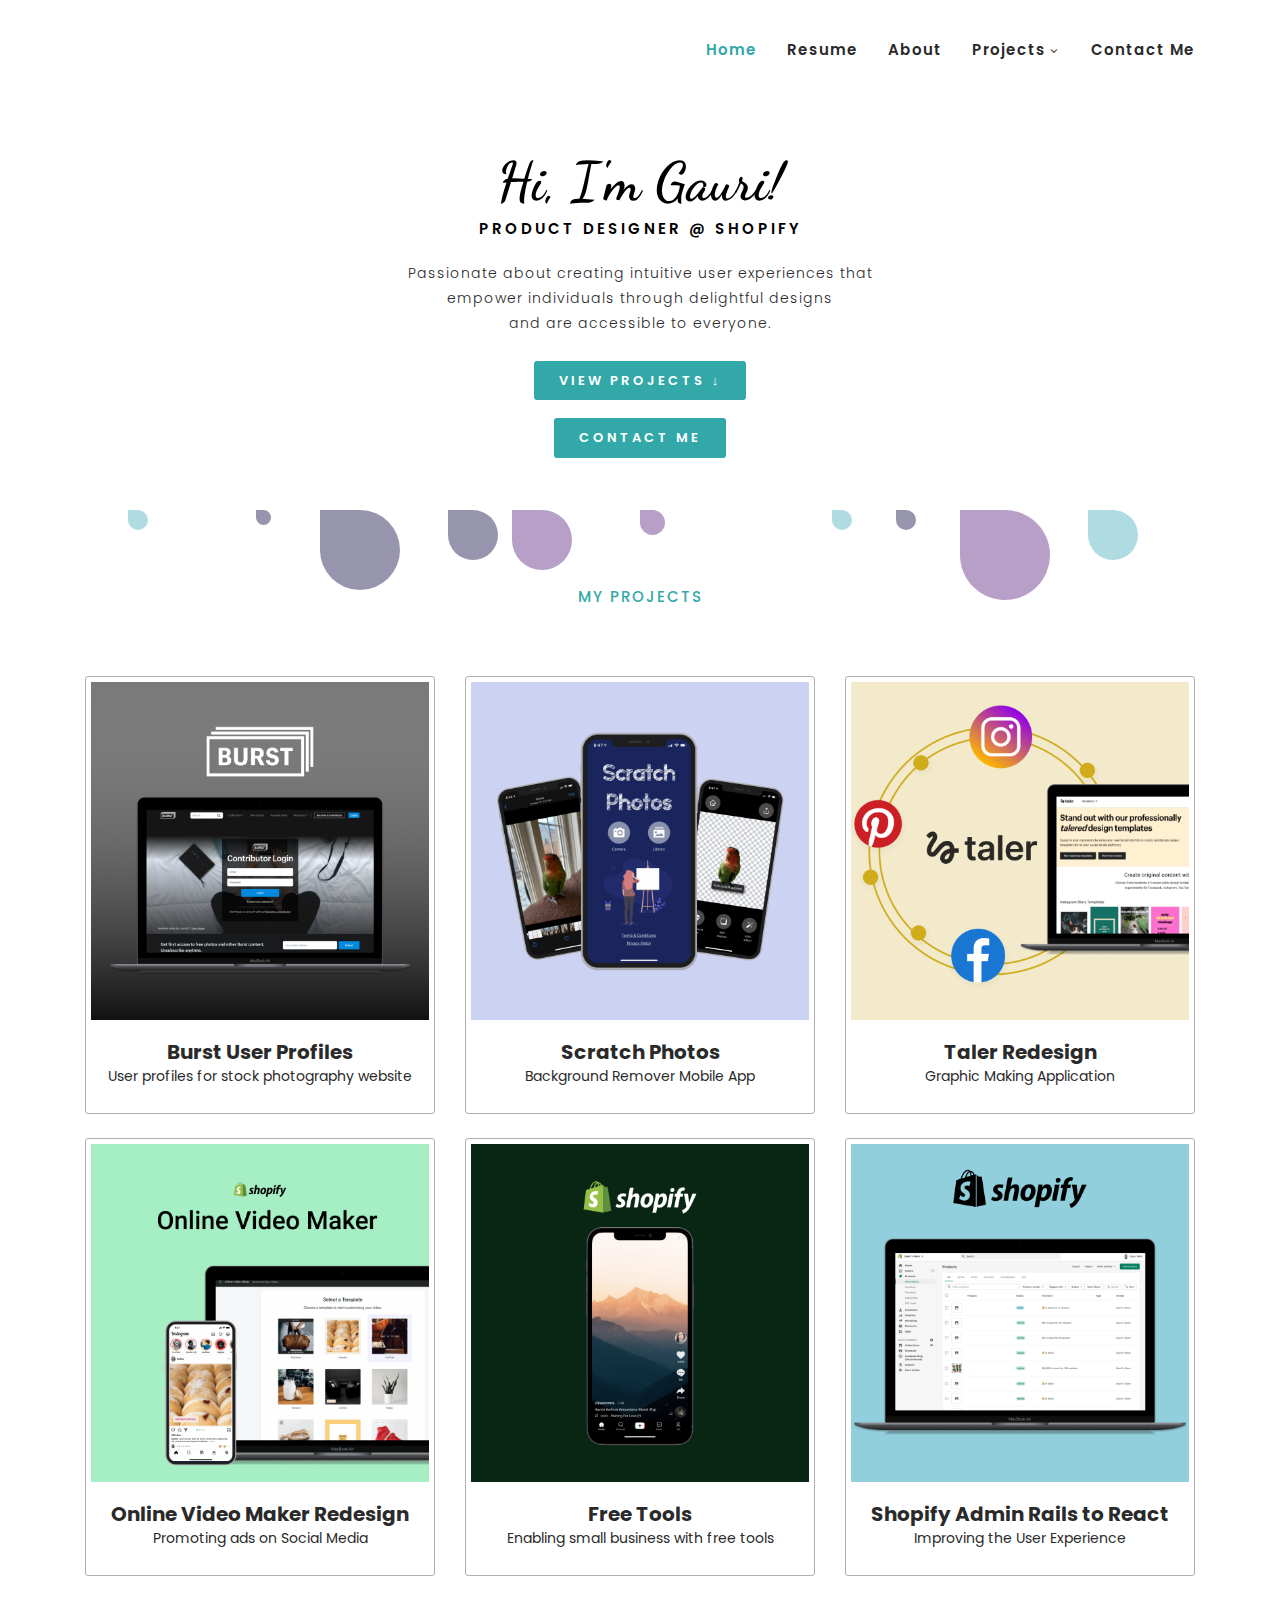
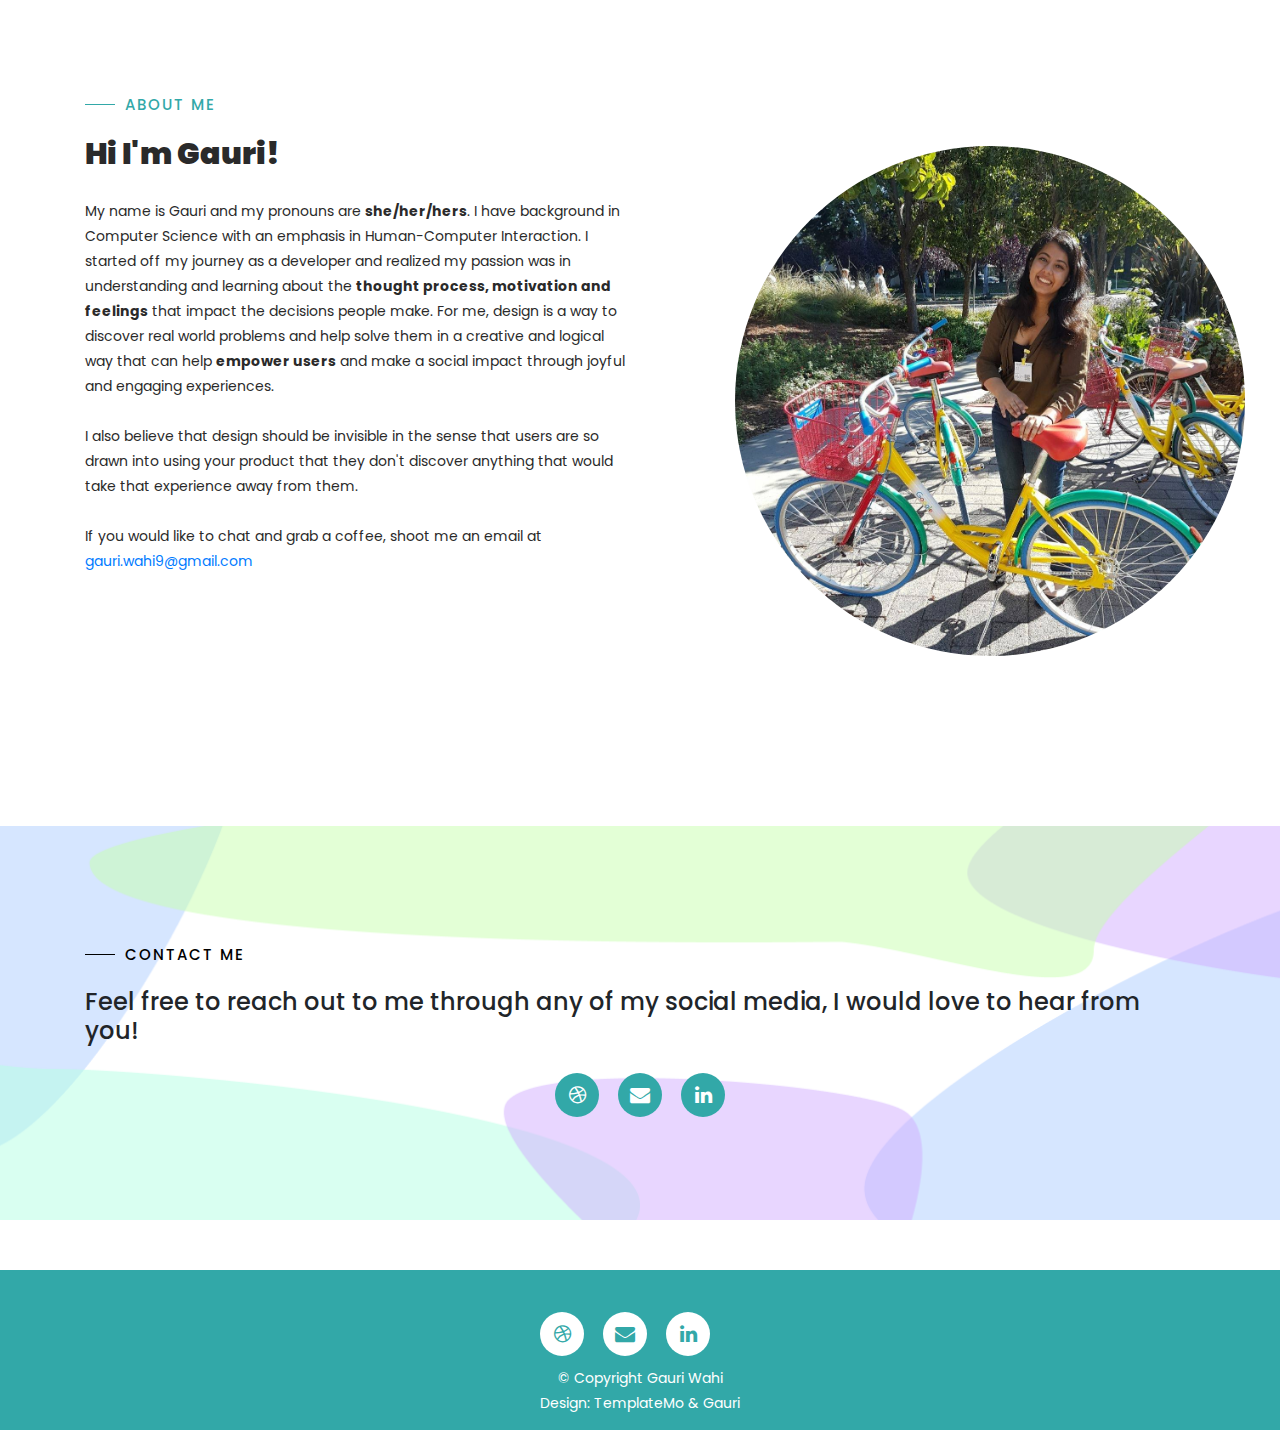
<file: index.html>
<!DOCTYPE html>
<html lang="en">

  <head>

    <meta charset="utf-8">
    <meta name="viewport" content="width=device-width, initial-scale=1, shrink-to-fit=no">
    <meta name="description" content="">
    <meta name="author" content="">
    <link href="https://fonts.googleapis.com/css?family=Poppins:100,200,300,400,500,600,700,800,900&display=swap" rel="stylesheet">
    <link href="https://fonts.googleapis.com/css2?family=Dancing+Script:wght@400;500;600;700&display=swap" rel="stylesheet">

    <title>Gauri Wahi</title>
<!--

-->
    <!-- Additional CSS Files -->
    <link rel="stylesheet" type="text/css" href="assets/css/bootstrap.min.css">

    <link rel="stylesheet" type="text/css" href="assets/css/font-awesome.css">

    <link rel="stylesheet" href="assets/css/templatemo-klassy-cafe.css">

    <link rel="stylesheet" href="assets/css/owl-carousel.css">

    <link rel="stylesheet" href="assets/css/lightbox.css">

    <!--tracking-->
    <!-- Global site tag (gtag.js) - Google Analytics -->
<script async src="https://www.googletagmanager.com/gtag/js?id=UA-195161507-1"></script>
<script>
  window.dataLayer = window.dataLayer || [];
  function gtag(){dataLayer.push(arguments);}
  gtag('js', new Date());

  gtag('config', 'UA-195161507-1');
</script>


    </head>

    <body>

    <!-- ***** Preloader Start *****-->
    <div id="preloader">
        <div class="jumper">
            <div></div>
            <div></div>
            <div></div>
        </div>
    </div>
    <!-- ***** Preloader End ***** -->


    <!-- ***** Header Area Start ***** -->
    <header class="header-area header-sticky">
        <div class="container">
            <div class="row">
                <div class="col-12">
                    <nav class="main-nav">
                        <!-- ***** Logo Start ***** -->
                        <a href="index.html" class="logo">
                            Gauri Wahi
                        </a>
                        <!-- ***** Logo End ***** -->
                        <!-- ***** Menu Start ***** -->
                        <ul class="nav">
                            <li class="scroll-to-section"><a href="#hero" class="active">Home</a></li>
                            <li class="scroll-to-section"><a href="https://drive.google.com/file/d/1ggV31dlJAURnNdXjPjhZU3O-hRpW7WIP/view?usp=sharing" target="_blank">Resume</a></li>
                            <li class="scroll-to-section"><a href="#about">About</a></li>

                        <!--
                            <li class="submenu">
                                <a href="javascript:;">Drop Down</a>
                                <ul>
                                    <li><a href="#">Drop Down Page 1</a></li>
                                    <li><a href="#">Drop Down Page 2</a></li>
                                    <li><a href="#">Drop Down Page 3</a></li>
                                </ul>
                            </li>
                        -->

                            <li class="submenu">
                                <a href="javascript:;">Projects</a>
                                <ul>
                                    <li><a href="Scratch.html">Scratch Photos</a></li>
                                    <li><a href="Burst.html">Burst User Profiles</a></li>
                                    <li><a href="taler.html">Taler Redesign</a></li>

                                </ul>
                            </li>

                            <!-- <li class=""><a rel="sponsored" href="https://templatemo.com" target="_blank">External URL</a></li> -->
                            <li class="scroll-to-section"><a href="#reservation">Contact Me</a></li>
                        </ul>
                        <a class='menu-trigger'>
                            <span>Menu</span>
                        </a>
                        <!-- ***** Menu End ***** -->
                    </nav>
                </div>
            </div>
        </div>
    </header>
    <!-- ***** Header Area End ***** -->

    <!-- ***** Main Banner Area Start ***** -->
    <div id="hero">
        <h4 style="padding-top:50px;">Hi, I'm Gauri!</h4>
        <h6> Product Designer @ Shopify <h6><br>
        <div><p style="font-family:'Poppins'; text-transform: none; font-weight: 300; padding-left: 50px; padding-right:50px; font-size:14px; letter-spacing:1px;">Passionate about creating intuitive user experiences that<br> empower individuals through delightful designs<br> and are accessible to everyone.</p></div>
          <div class="main-white-button scroll-to-section">
            <a href="#chefs">View Projects &darr;</a><br><br>
            <a href="#reservation">Contact Me</a>
            <ul class='circles'>
            <li></li>
            <li></li>
            <li></li>
            <li></li>
            <li></li>
            <li></li>
            <li></li>
            <li></li>
            <li></li>
            <li></li>
            </ul>

          </div>

    </div>
    <!-- ***** Main Banner Area End ***** -->

    <!-- ***** Project Area Starts ***** -->
    <section class="section" id="chefs">
      <div class="container">
        <div class="row">
          <div class="col-lg-4 offset-lg-4 text-center">
            <div class="section-heading">
                <h6>My Projects</h6>
            </div>
          </div>
        </div>
        <div class="row">
          <div class="col-lg-4">
              <div class="chef-item">
                  <div class="thumb">
                      <div class="overlay"></div>
                      <ul class="social-icons">
                          <li><a href="Burst.html">View Project</a></li>
                      </ul>
                      <img src="assets/images/burst.png" alt="Burst user profile pages">
                  </div>
                  <div class="down-content">
                      <h4>Burst User Profiles</h4>
                      <span>User profiles for stock photography website</span>
                  </div>
              </div>
          </div>
          <div class="col-lg-4">
              <div class="chef-item">
                  <div class="thumb">
                      <div class="overlay"></div>
                      <ul class="social-icons">
                          <li><a href="Scratch.html">View Project</a></li>
                      </ul>
                      <img src="assets/images/scratch.png" alt="Background removal app">
                  </div>
                  <div class="down-content">
                      <h4>Scratch Photos</h4>
                      <span>Background Remover Mobile App</span>
                  </div>
              </div>
          </div>

          <div class="col-lg-4">
              <div class="chef-item">
                  <div class="thumb">
                      <div class="overlay"></div>
                      <ul class="social-icons">
                          <li><a href="#">View Project</a></li>
                      </ul>
                      <img src="assets/images/taler.png" alt="Taler redesign">
                  </div>
                  <div class="down-content">
                      <h4>Taler Redesign</h4>
                      <span>Graphic Making Application</span>
                  </div>
              </div>
          </div>

        </div>
        <br>
        <div class="row">
          <div class="col-lg-4">
              <div class="chef-item">
                  <div class="thumb">
                      <div class="overlay"></div>
                      <ul class="social-icons">
                          <li style="color: white;">This project is currently under NDA<li>

                      </ul>
                      <img src="assets/images/ovm2.gif" alt="Taler sign on">
                  </div>
                  <div class="down-content">
                      <h4>Online Video Maker Redesign</h4>
                      <span>Promoting ads on Social Media</span>
                  </div>
              </div>
          </div>
          <div class="col-lg-4">
              <div class="chef-item">
                  <div class="thumb">
                      <div class="overlay"></div>
                      <ul class="social-icons">
                          <li style="color: white;">This project is currently under NDA<li>
                      </ul>
                      <img src="assets/images/hashtag.png" alt="Free tools">
                  </div>
                  <div class="down-content">
                      <h4>Free Tools</h4>
                      <span>Enabling small business with free tools</span>
                  </div>
              </div>
          </div>
          <div class="col-lg-4">
              <div class="chef-item">
                  <div class="thumb">
                      <div class="overlay"></div>
                      <ul class="social-icons">
                          <li style="color: white;">This project is currently under NDA<li>
                      </ul>
                      <img src="assets/images/productindex.png" alt="Product Index">
                  </div>
                  <div class="down-content">
                      <h4>Shopify Admin Rails to React</h4>
                      <span>Improving the User Experience</span>
                  </div>
              </div>
          </div>

        </div>
      </div>
    </section>
    <!-- ***** Project Area Ends ***** -->

    <!-- ***** About Area Starts ***** -->
    <section class="section" id="about">
        <div class="container">
            <div class="row">
                <div class="col-lg-6 col-md-6 col-xs-12">
                    <div class="left-text-content">
                        <div class="section-heading">
                            <h6>About Me</h6>
                            <h2>Hi I'm Gauri!</h2>
                        </div>
                        <p>My name is Gauri and my pronouns are <b>she/her/hers</b>. I have background in Computer Science with an emphasis in Human-Computer Interaction. I started off my journey as a developer and realized my passion was in understanding and learning about the <b>thought process, motivation and feelings</b> that impact the decisions people make. For me, design is a way to discover real world problems and help solve them in a creative and logical way that can help <b>empower users</b> and make a social impact through joyful and engaging experiences. </p>
                          <p>I also believe that design should be invisible in the sense that users are so drawn into using your product that they don't discover anything that would take that experience away from them.</p>
                          <p>If you would like to chat and grab a coffee, shoot me an email at <a href = "mailto: gauri.wahi9@gmail.com">gauri.wahi9@gmail.com</a></p>

                    </div>
                </div>
                <div class="col-lg-6 col-md-6 col-xs-12">
                    <div class="right-content">
                        <div class="thumb">

                            <img src="assets/images/Gauri.jpg" alt="" style="border-radius:100%; margin:50px;">
                        </div>
                    </div>
                </div>
            </div>
        </div>
    </section>
    <!-- ***** About Area Ends ***** -->


    <!-- ***** Reservation Us Area Starts ***** -->
    <section class="section" id="reservation">
        <div class="container">
          <div class="section-heading">
            <h6>Contact Me</h6>
          <br>
            <h4>Feel free to reach out to me through any of my social media, I would love to hear from you!</h4>
            <br>
            <div class="vertical-center">
              <ul class="social-icons">
                <li><a href="https://dribbble.com/gauriwahi9"><i class="fa fa-dribbble"></i></a></li>
                <li><a href="mailto:gauri.wahi9@gmail.com"><i class="fa fa-envelope"></i></a></li>
                <li><a href="https://www.linkedin.com/in/gauriwahi/"><i class="fa fa-linkedin"></i></a></li>

              </ul>
            </div>
          </div>
        </div>
    </section>
    <!-- ***** Reservation Area Ends ***** -->



    <!-- ***** Footer Start ***** -->
    <footer>
        <div class="container">
            <div class="vertical-center">
              <ul class="social-icons">
                  <li><a href="https://dribbble.com/gauriwahi9"><i class="fa fa-dribbble"></i></a></li>
                  <li><a href="mailto:gauri.wahi9@gmail.com"><i class="fa fa-envelope"></i></a></li>
                  <li><a href="https://www.linkedin.com/in/gauriwahi/"><i class="fa fa-linkedin"></i></a></li>

              </ul>

              <p style="text-align:center; color:white; margin-top:10px;">© Copyright Gauri Wahi
              <br>Design: TemplateMo & Gauri</p>




            </div>
        </div>
    </footer>

    <!-- jQuery -->
    <script src="assets/js/jquery-2.1.0.min.js"></script>

    <!-- Bootstrap -->
    <script src="assets/js/popper.js"></script>
    <script src="assets/js/bootstrap.min.js"></script>

    <!-- Plugins -->
    <script src="assets/js/owl-carousel.js"></script>
    <script src="assets/js/accordions.js"></script>
    <script src="assets/js/datepicker.js"></script>
    <script src="assets/js/scrollreveal.min.js"></script>
    <script src="assets/js/waypoints.min.js"></script>
    <script src="assets/js/jquery.counterup.min.js"></script>
    <script src="assets/js/imgfix.min.js"></script>
    <script src="assets/js/slick.js"></script>
    <script src="assets/js/lightbox.js"></script>
    <script src="assets/js/isotope.js"></script>

    <!-- Global Init -->
    <script src="assets/js/custom.js"></script>
    <script>

        $(function() {
            var selectedClass = "";
            $("p").click(function(){
            selectedClass = $(this).attr("data-rel");
            $("#portfolio").fadeTo(50, 0.1);
                $("#portfolio div").not("."+selectedClass).fadeOut();
            setTimeout(function() {
              $("."+selectedClass).fadeIn();
              $("#portfolio").fadeTo(50, 1);
            }, 500);

            });
        });

    </script>
  </body>
</html>
</file>
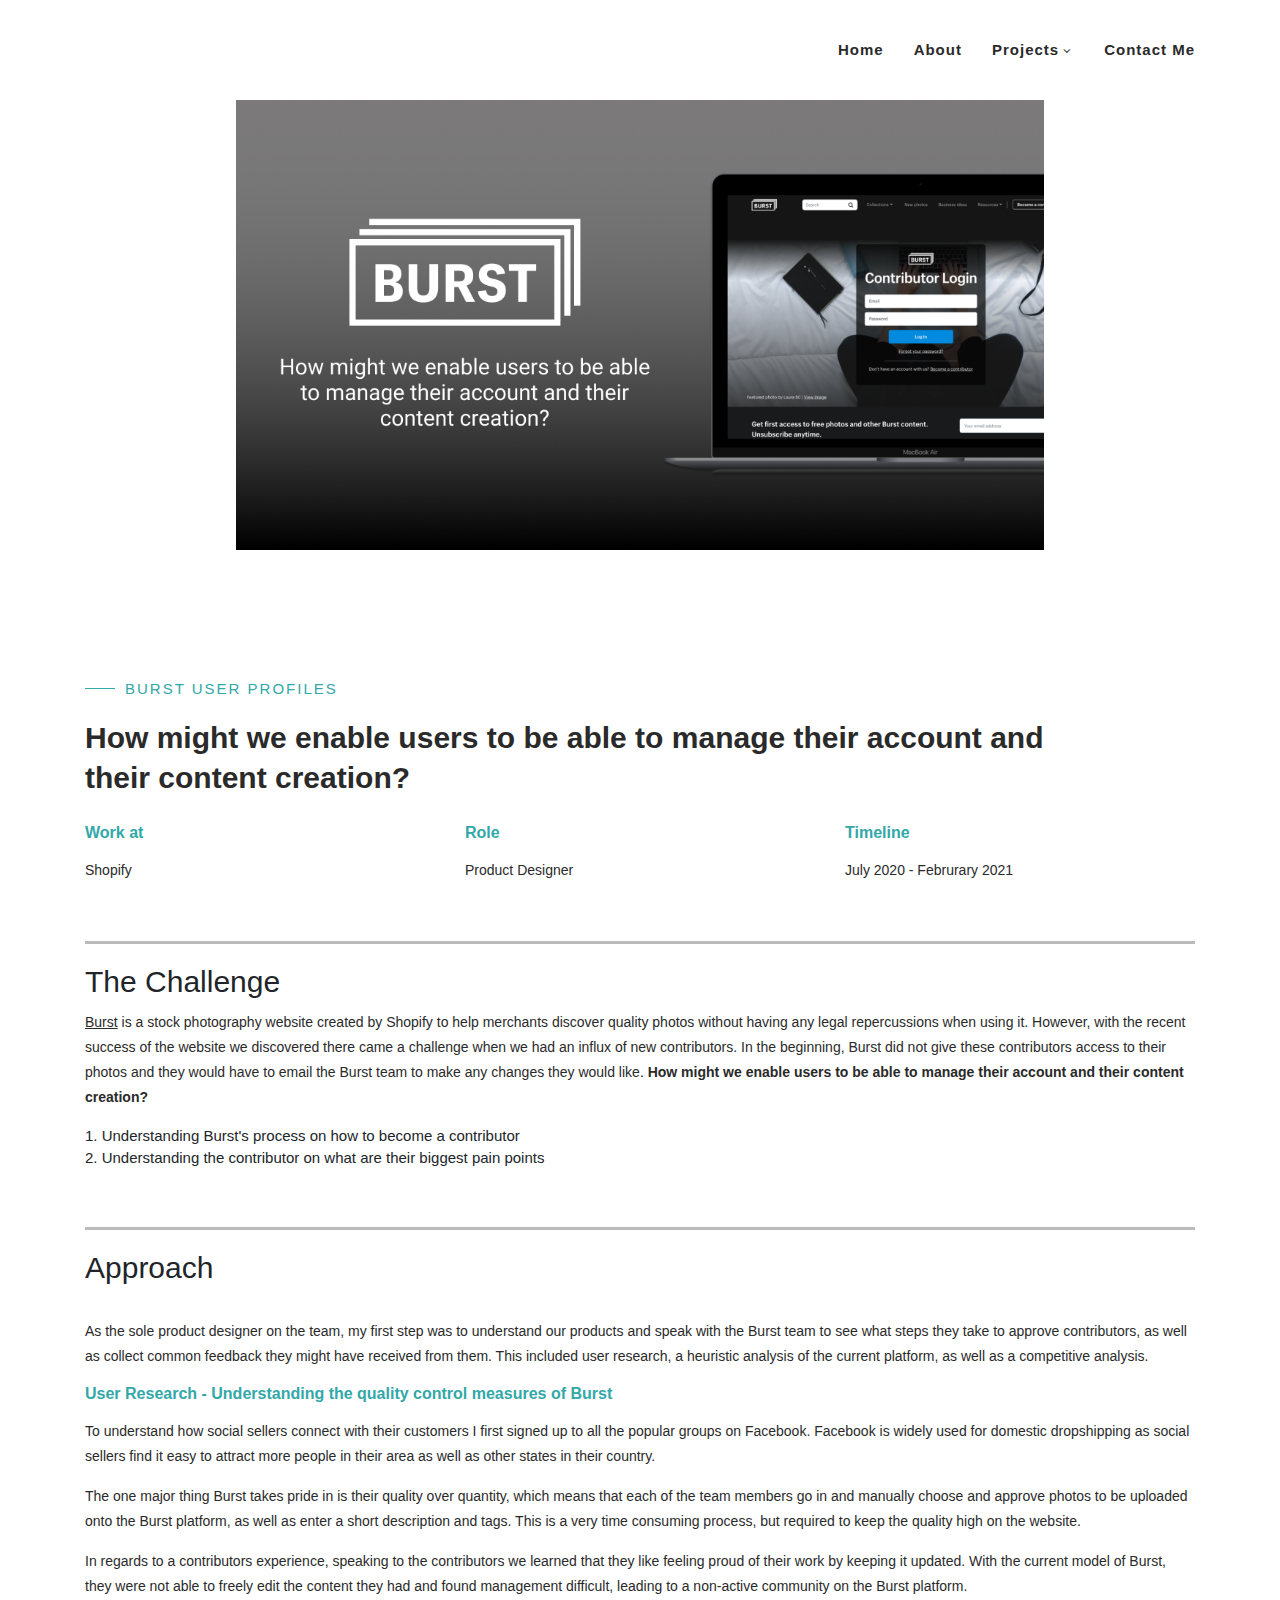
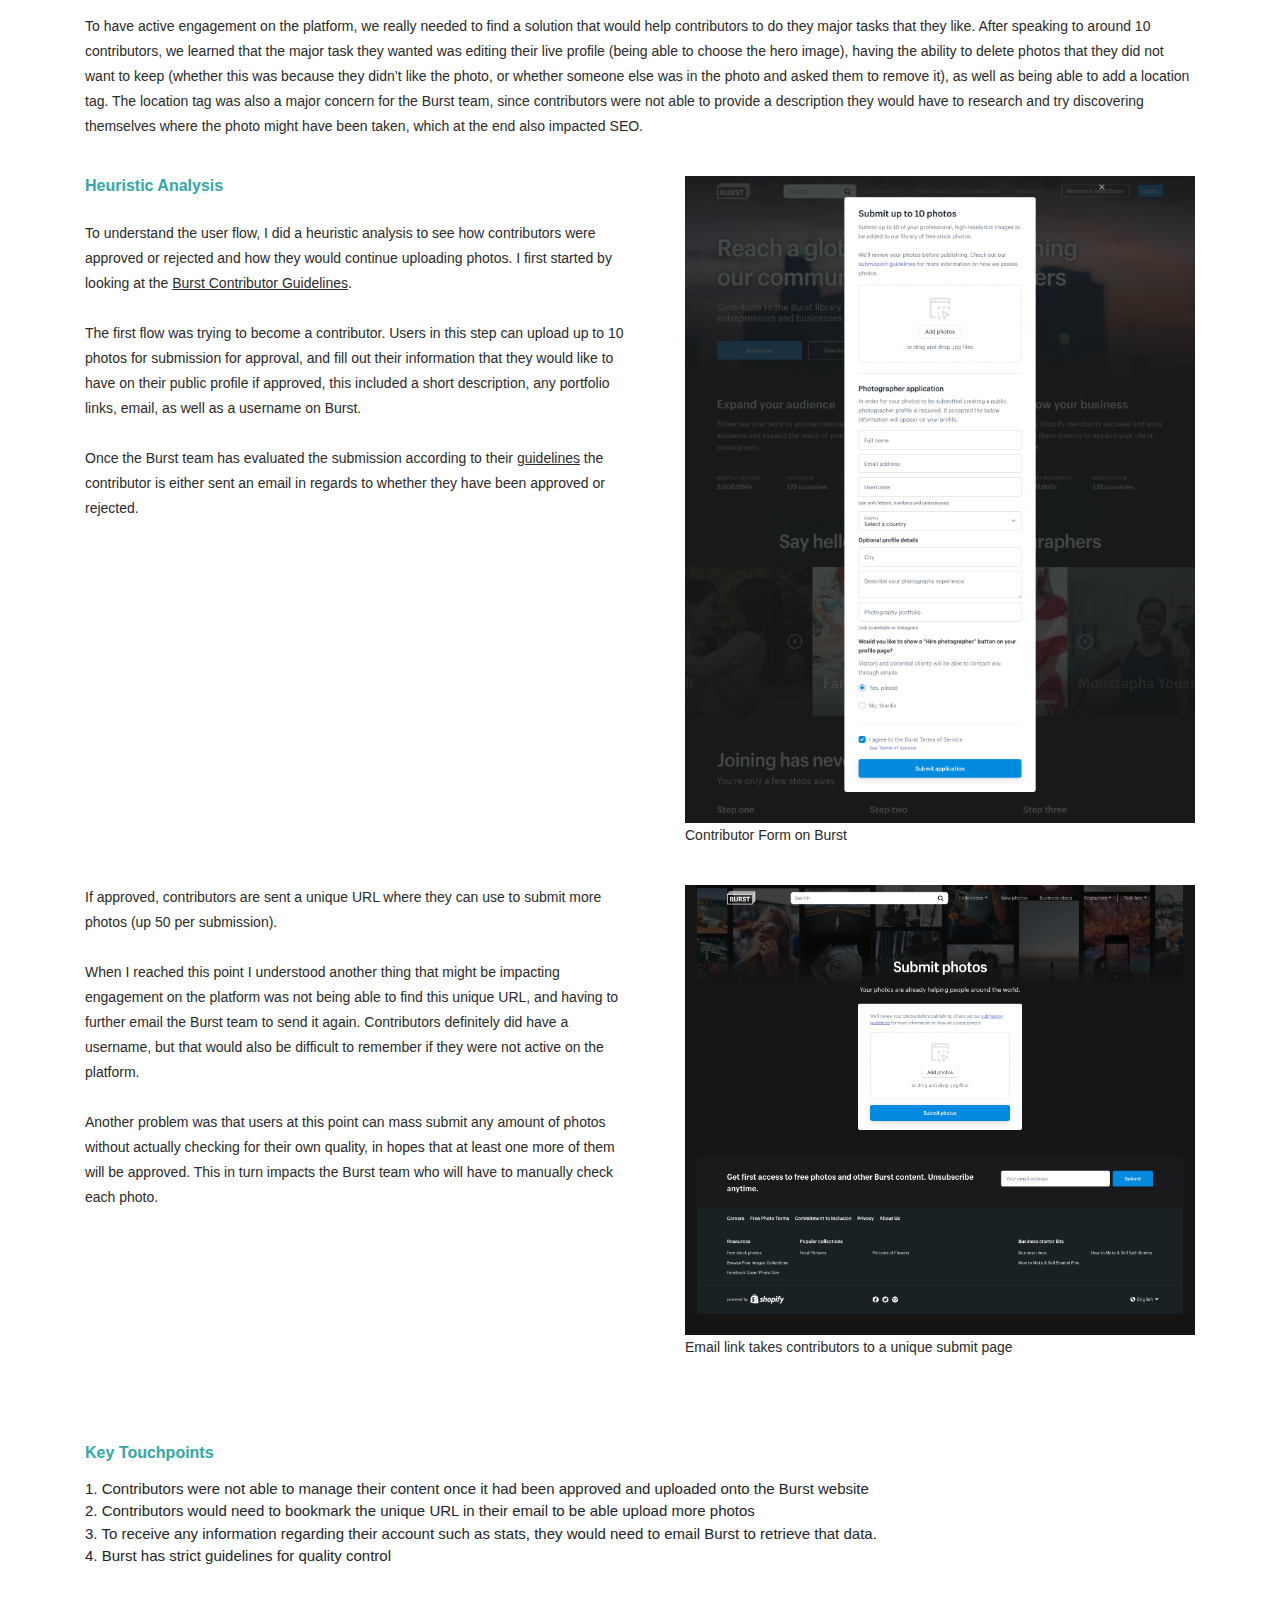
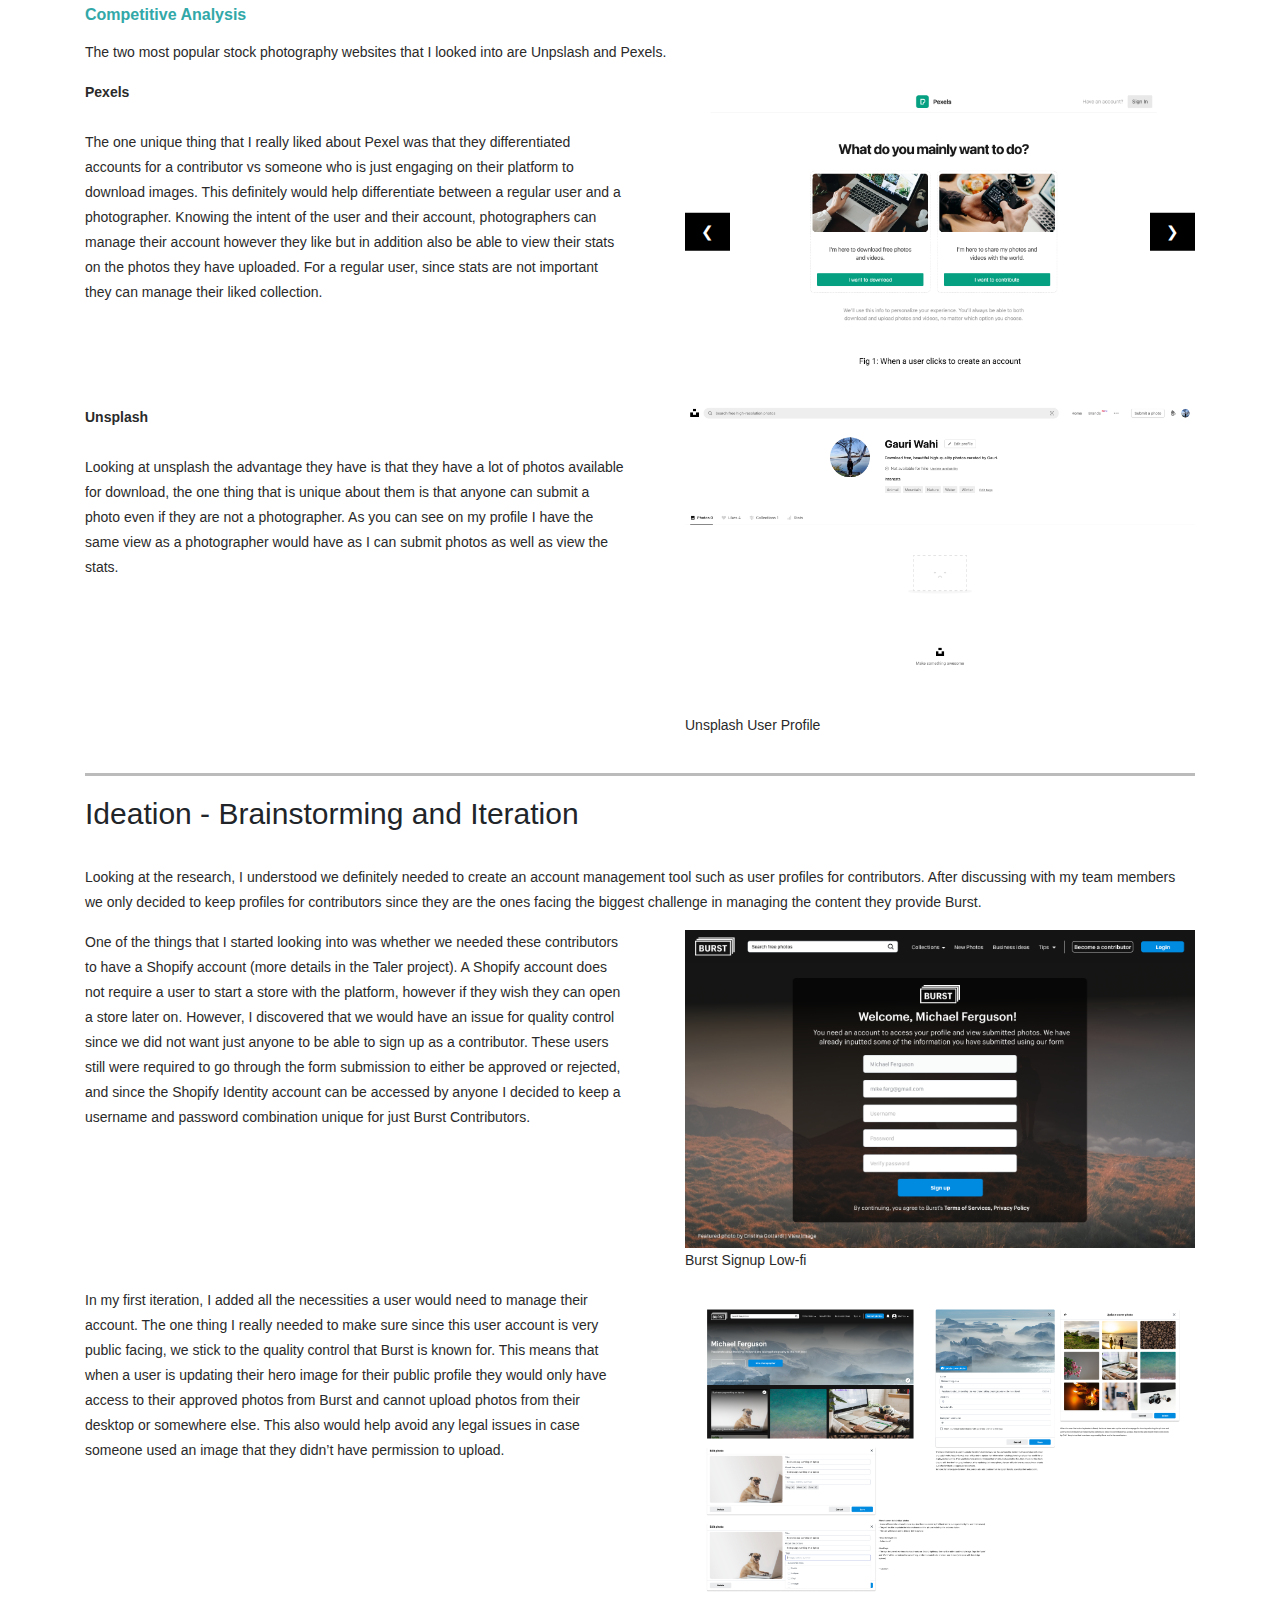
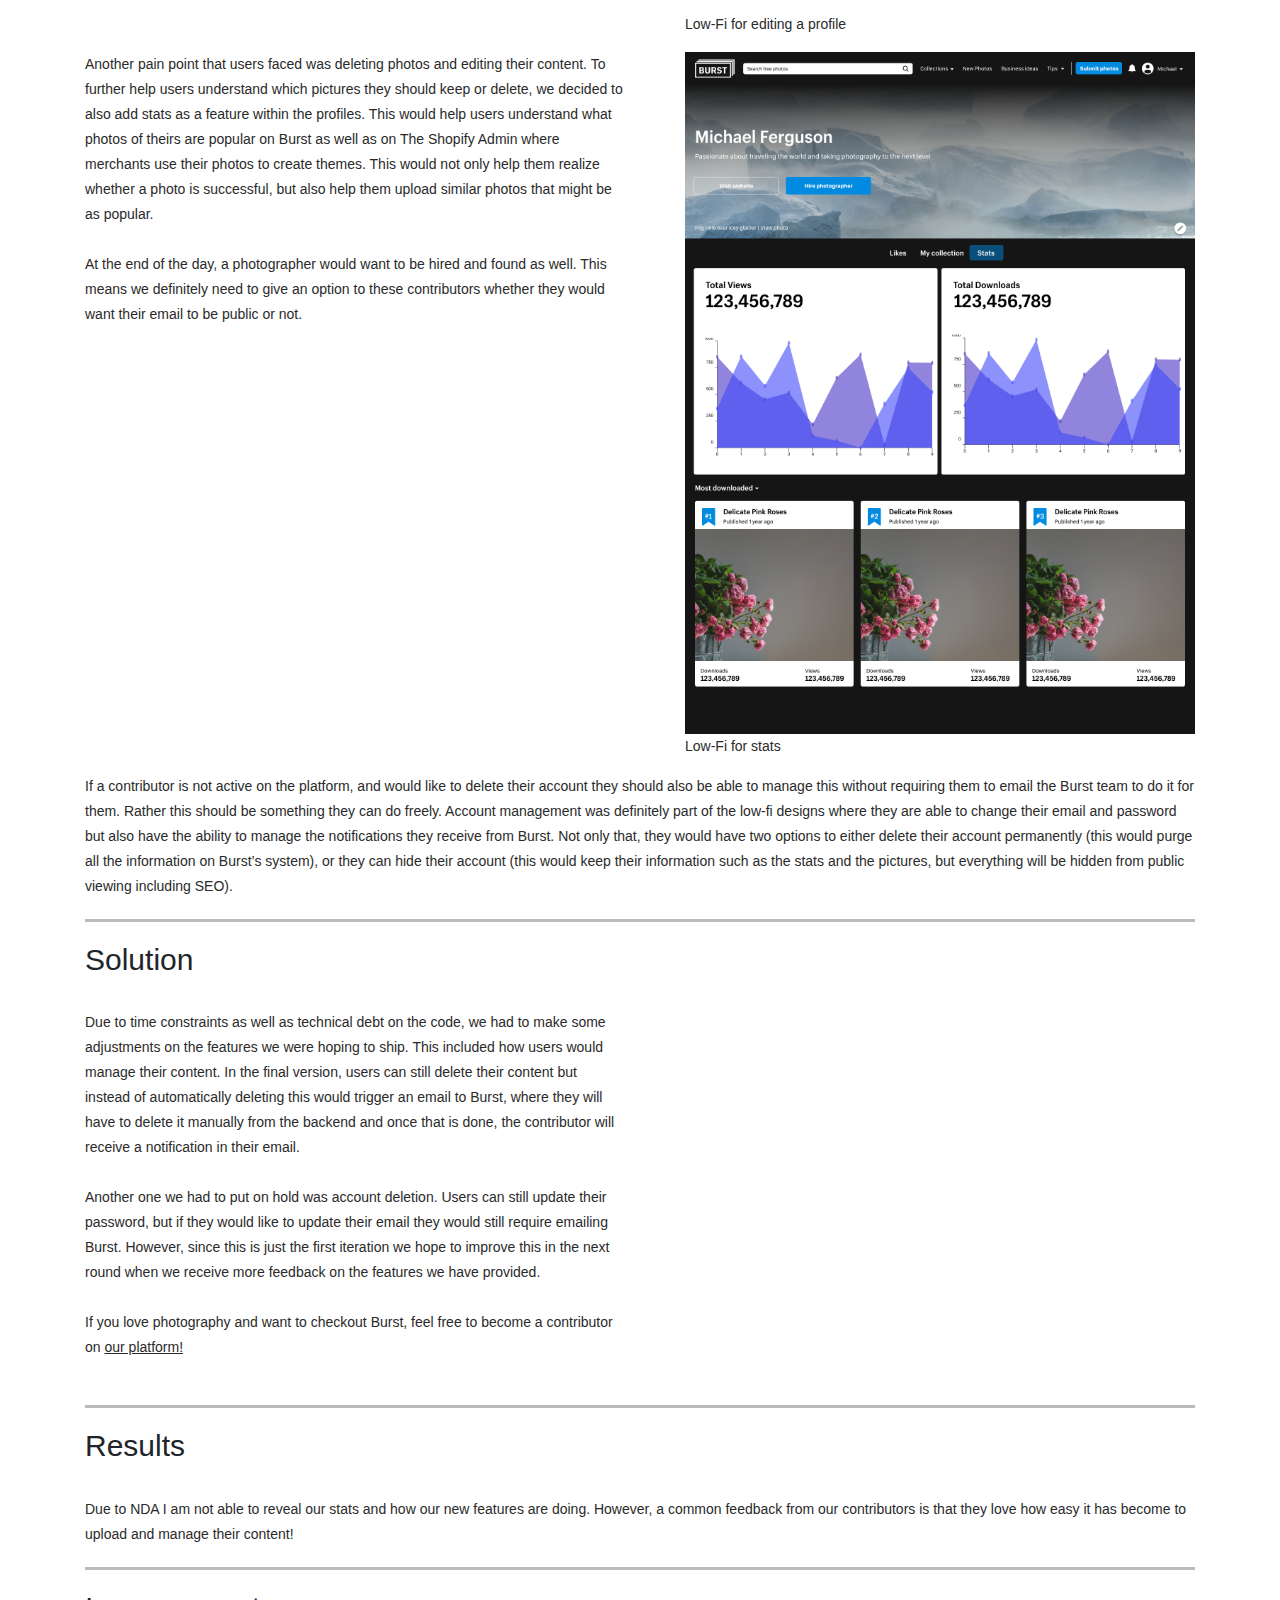
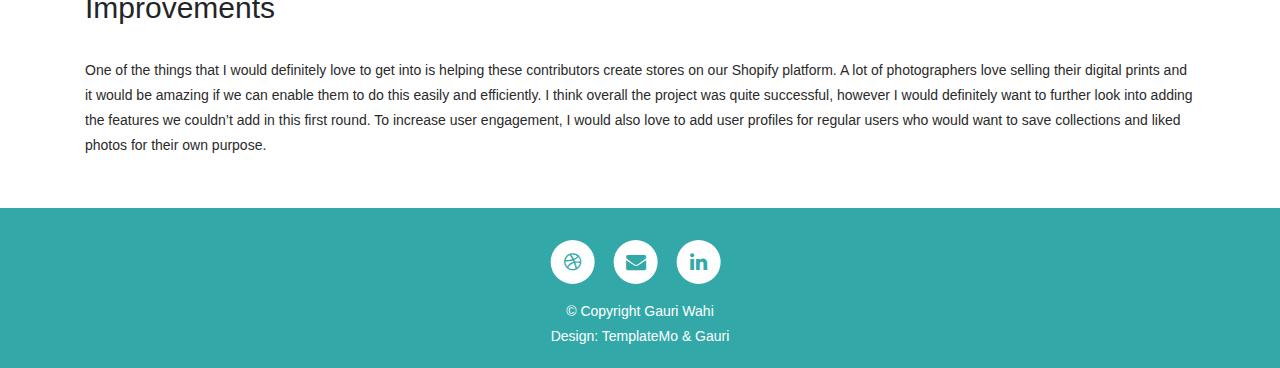
<file: Burst.html>
<!DOCTYPE html>
<html>
<head>

<meta charset="utf-8">
<meta name="viewport" content="width=device-width, initial-scale=1, shrink-to-fit=no">
<meta name="description" content="">
<meta name="author" content="">
<link href="https://fonts.googleapis.com/css?family=Poppins:100,200,300,400,500,600,700,800,900&display=swap" rel="stylesheet">
<link href="https://fonts.googleapis.com/css2?family=Dancing+Script:wght@400;500;600;700&display=swap" rel="stylesheet">

<title>Gauri Wahi</title>

<link rel="stylesheet" href="assets/css/templatemo-klassy-cafe.css">

<link rel="stylesheet" href="assets/css/owl-carousel.css">

<link rel="stylesheet" href="assets/css/lightbox.css">

<link rel="stylesheet" type="text/css" href="assets/css/bootstrap.min.css">

<link rel="stylesheet" type="text/css" href="assets/css/font-awesome.css">

<link rel="stylesheet" href="https://www.w3schools.com/w3css/4/w3.css">

<!--tracking-->
<!-- Global site tag (gtag.js) - Google Analytics -->
<script async src="https://www.googletagmanager.com/gtag/js?id=UA-195161507-1"></script>
<script>
  window.dataLayer = window.dataLayer || [];
  function gtag(){dataLayer.push(arguments);}
  gtag('js', new Date());

  gtag('config', 'UA-195161507-1');
</script>


</head>
<body>

  <!-- ***** Preloader Start *****-->
  <div id="preloader">
      <div class="jumper">
          <div></div>
          <div></div>
          <div></div>
      </div>
  </div>
  <!-- ***** Preloader End ***** -->

  <!-- ***** Header Area Start ***** -->
  <header class="header-area header-sticky">
      <div class="container">
          <div class="row">
              <div class="col-12">
                  <nav class="main-nav">
                      <!-- ***** Logo Start ***** -->
                      <a href="index.html" class="logo">
                          Gauri Wahi
                      </a>
                      <!-- ***** Logo End ***** -->
                      <!-- ***** Menu Start ***** -->
                      <ul class="nav">
                          <li class="scroll-to-section"><a href="index.html">Home</a></li>
                          <li class="scroll-to-section"><a href="index.html#about">About</a></li>

                      <!--
                          <li class="submenu">
                              <a href="javascript:;">Drop Down</a>
                              <ul>
                                  <li><a href="#">Drop Down Page 1</a></li>
                                  <li><a href="#">Drop Down Page 2</a></li>
                                  <li><a href="#">Drop Down Page 3</a></li>
                              </ul>
                          </li>
                      -->
                      <li class="submenu">
                          <a href="javascript:;">Projects</a>
                          <ul>
                              <li><a href="Scratch.html">Scratch Photos</a></li>
                              <li><a href="Burst.html" class="active">Burst User Profiles</a></li>
                              <li><a href="#">Features Page 3</a></li>
                              <li><a href="#">Features Page 4</a></li>
                          </ul>
                      </li>

                          <!-- <li class=""><a rel="sponsored" href="https://templatemo.com" target="_blank">External URL</a></li> -->
                          <li class="scroll-to-section"><a href="index.html#reservation">Contact Me</a></li>
                      </ul>
                      <a class='menu-trigger'>
                          <span>Menu</span>
                      </a>
                      <!-- ***** Menu End ***** -->
                  </nav>
              </div>
          </div>
      </div>
  </header>

  <div id="heroburst">
    <div class="hero-text">

    </div>
      </div>

  <section class="section" id="about">
    <div class="container">
      <div class="section-heading">
          <h6>Burst User Profiles</h6>
          <h2>How might we enable users to be able to manage their account and their content creation?</h2>
          <div class="row">
              <div class="col-4">
                  <p style="font-weight:bold; color:#32a8a8;font-size:16px;line-height:20px;">Work at</p>
                  <p>Shopify</p>
              </div>
              <div class="col-4">
                  <p style="font-weight:bold; color:#32a8a8;font-size:16px;line-height:20px;">Role</p>
                  <p>Product Designer</p>
              </div>
              <div class="col-4">
                <p style="font-weight:bold; color:#32a8a8;font-size:16px;line-height:20px;">Timeline</p>
                <p>July 2020 - Februrary 2021</p>
              </div>
          </div>

          </div>

          <br>
          <hr class="solid">

          <!--The  challenge-->
          <h2>The Challenge</h2>

          <p><a href="https://burst.shopify.com/" target="_blank"><u>Burst</u></a> is a stock photography website created by Shopify to help merchants discover quality photos without having any legal repercussions when using it. However, with the recent success of the website we discovered there came a challenge when we had an influx of new contributors. In the beginning, Burst did not give these contributors access to their photos and they would have to email the Burst team to make any changes they would like. <b>How might we enable users to be able to manage their account and their content creation?</b></p>

          <ol>
            <li>1. Understanding Burst's process on how to become a contributor</li>
            <li>2. Understanding the contributor on what are their biggest pain points </li>
          </ol>
          <br>
          <hr class="solid">

          <!--approach-->
          <h2>Approach</h2>
          <br>
          <p>As the sole product designer on the team, my first step was to understand our products and speak with the Burst team to see what steps they take to approve contributors, as well as collect common feedback they might have received from them. This included user research, a heuristic analysis of the current platform, as well as a competitive analysis. </p>
          <p style="font-weight:bold; color:#32a8a8;font-size:16px;line-height:20px;">User Research - Understanding the quality control measures of Burst</p>
          <p>To understand how social sellers connect with their customers I first signed up to all the popular groups on Facebook. Facebook is widely used for domestic dropshipping as social sellers find it easy to attract more people in their area as well as other states in their country. </p>
          <p>The one major thing Burst takes pride in is their quality over quantity, which means that each of the team members go in and manually choose and approve photos to be uploaded onto the Burst platform, as well as enter a short description and tags. This is a very time consuming process, but required to keep the quality high on the website.</p>
          <p> In regards to a contributors experience, speaking to the contributors we learned that they like feeling proud of their work by keeping it updated. With the current model of Burst, they were not able to freely edit the content they had and found management difficult, leading to a non-active community on the Burst platform. </p>
          <p>To have active engagement on the platform, we really needed to find a solution that would help contributors to do they major tasks that they like. After speaking to around 10 contributors, we learned that the major task they wanted was editing their live profile (being able to choose the hero image), having the ability to delete photos that they did not want to keep (whether this was because they didn’t like the photo, or whether someone else was in the photo and asked them to remove it), as well as being able to add a location tag. The location tag was also a major concern for the Burst team, since contributors were not able to provide a description they would have to research and try discovering themselves where the photo might have been taken, which at the end also impacted SEO. </p>
          <br>

          <div class="row">
              <div class="col-lg-6 col-md-6 col-xs-12">
                  <div class="left-text-content">
                      <div class="section-heading">
                        <p style="font-weight:bold; color:#32a8a8;font-size:16px;line-height:20px;">Heuristic Analysis</p>
                        <p>To understand the user flow, I did a heuristic analysis to see how contributors were approved or rejected and how they would continue uploading photos. I first started by looking at the <a href="https://burst.shopify.com/become-a-contributor" target="_blank"><u>Burst Contributor Guidelines</u></a>.</p>
                        <p>The first flow was trying to become a contributor. Users in this step can upload up to 10 photos for submission for approval, and fill out their information that they would like to have on their public profile if approved, this included a short description, any portfolio links, email, as well as a username on Burst. </p>
                        <p>Once the Burst team has evaluated the submission according to their <a href="https://burst.shopifycdn.com/content/BurstSubmissionGuide.pdf" target="
                          "><u>guidelines</u></a> the contributor is either sent an email in regards to whether they have been approved or rejected.</p>
                        </div>

                  </div>
              </div>
              <div class="col-lg-6 col-md-6 col-xs-12">
                  <div class="right-content">
                    <a target="_blank" href="assets/images/burstform.png">
                    <img src="assets/images/burstform.png" alt="Contributor Form on Burst">
                    <p>Contributor Form on Burst</p>
                  </a>
                  </div>
              </div>
          </div>
          <br>
          <div class="row">
              <div class="col-lg-6 col-md-6 col-xs-12">
                  <div class="left-text-content">
                      <div class="section-heading">
                        <p>If approved, contributors are sent a unique URL where they can use to submit more photos (up 50 per submission). </p>
                        <p>When I reached this point I understood another thing that might be impacting engagement on the platform was not being able to find this unique URL, and having to further email the Burst team to send it again. Contributors definitely did have a username, but that would also be difficult to remember if they were not active on the platform. </p>
                        <p>Another problem was that users at this point can mass submit any amount of photos without actually checking for their own quality, in hopes that at least one more of them will be approved. This in turn impacts the Burst team who will have to manually check each photo. </p>
                      </div>
                  </div>
              </div>
              <div class="col-lg-6 col-md-6 col-xs-12">
                  <div class="right-content">
                    <a target="_blank" href="assets/images/submit.jpg">
                    <img src="assets/images/submit.jpg" alt="Submit URL">
                    <p>Email link takes contributors to a unique submit page</p>
                  </a>
                  </div>
              </div>
          </div>





          <br>
          <br>
          <br>

          <p style="font-weight:bold; color:#32a8a8;font-size:16px;line-height:20px;">Key Touchpoints</p>
          <ol>
            <li>1. Contributors were not able to manage their content once it had been approved and uploaded onto the Burst website</li>
            <li>2. Contributors would need to bookmark the unique URL in their email to be able upload more photos</li>
            <li>3. To receive any information regarding their account such as stats, they would need to email Burst to retrieve that data. </li>
            <li>4. Burst has strict guidelines for quality control<li>
          </ol>
          <br>

          <p style="font-weight:bold; color:#32a8a8;font-size:16px;line-height:20px;">Competitive Analysis</p>
          <p>The two most popular stock photography websites that I looked into are Unpslash and Pexels.</p>
          <div class="row">
              <div class="col-lg-6 col-md-6 col-xs-12">
                  <div class="left-text-content">
                      <div class="section-heading">
                        <p><b>Pexels</b></p>
                          <p>The one unique thing that I really liked about Pexel was that they differentiated accounts for a contributor vs someone who is just engaging on their platform to download images. This definitely would help differentiate between a regular user and a photographer. Knowing the intent of the user and their account, photographers can manage their account however they like but in addition also be able to view their stats on the photos they have uploaded. For a regular user, since stats are not important they can manage their liked collection.</p>
                        </div>
                  </div>
              </div>
              <div class="col-lg-6 col-md-6 col-xs-12">
                  <div class="right-content">
                    <div class="w3-content w3-display-container">
                      <a target="_blank" href="assets/images/Pexels1.png"><img class="mySlides" src="assets/images/Pexels1.png" style="width:100%"></a>
                      <a target="_blank" href="assets/images/Pexels2.png"><img class="mySlides" src="assets/images/Pexels2.png" style="width:100%"></a>
                      <a target="_blank" href="assets/images/Pexels3.jpg"><img class="mySlides" src="assets/images/Pexels3.png" style="width:100%"></a>


                      <button class="w3-button w3-black w3-display-left" onclick="plusDivs(-1)">&#10094;</button>
                      <button class="w3-button w3-black w3-display-right" onclick="plusDivs(1)">&#10095;</button>
                    </div>

                    <script>
                  var slideIndexR = 1;
                  showDivs(slideIndexR);

                  function plusDivs(n) {
                    showDivs(slideIndexR += n);
                  }

                  function showDivs(n) {
                    var i;
                    var x = document.getElementsByClassName("mySlides");
                    if (n > x.length) {slideIndexR = 1}
                    if (n < 1) {slideIndexR = x.length}
                    for (i = 0; i < x.length; i++) {
                      x[i].style.display = "none";
                    }
                    x[slideIndexR-1].style.display = "block";
                  }
                  </script>
                  </div>
              </div>
          </div>
          <br>

          <div class="row">
              <div class="col-lg-6 col-md-6 col-xs-12">
                  <div class="left-text-content">
                      <div class="section-heading">
                        <p><b>Unsplash</b></p>
                        <p>Looking at unsplash the advantage they have is that they have a lot of photos available for download, the one thing that is unique about them is that anyone can submit a photo even if they are not a photographer. As you can see on my profile I have the same view as a photographer would have as I can submit photos as well as view the stats. </p>
                        </div>
                  </div>
              </div>
              <div class="col-lg-6 col-md-6 col-xs-12">
                  <div class="right-content">
                    <a target="_blank" href="assets/images/unsplash.png">
                    <img src="assets/images/unsplash.png" alt="Unsplash User Profile">
                    <p>Unsplash User Profile</p>
                  </a>
                  </div>
              </div>
          </div>

 <hr class="solid">

 <!--Lowfi-->
 <h2>Ideation - Brainstorming and Iteration</h2>
<br>
  <p>Looking at the research, I understood we definitely needed to create an account management tool such as user profiles for contributors. After discussing with my team members we only decided to keep profiles for contributors since they are the ones facing the biggest challenge in managing the content they provide Burst. </p>

  <div class="row">
      <div class="col-lg-6 col-md-6 col-xs-12">
          <div class="left-text-content">
              <div class="section-heading">
                <p>One of the things that I started looking into was whether we needed these contributors to have a Shopify account (more details in the Taler project). A Shopify account does not require a user to start a store with the platform, however if they wish they can open a store later on. However, I discovered that we would have an issue for quality control since we did not want just anyone to be able to sign up as a contributor. These users still were required to go through the form submission to either be approved or rejected, and since the Shopify Identity account can be accessed by anyone I decided to keep a username and password combination unique for just Burst Contributors. </p>
                </div>
          </div>
      </div>
      <div class="col-lg-6 col-md-6 col-xs-12">
          <div class="right-content">
            <a target="_blank" href="assets/images/signupBurst.png">
            <img src="assets/images/signupBurst.png" alt="Burst Signup">
            <p>Burst Signup Low-fi</p>
          </a>
          </div>
      </div>
  </div>


  <div class="row">
      <div class="col-lg-6 col-md-6 col-xs-12">
          <div class="left-text-content">
              <div class="section-heading">
                <p>In my first iteration, I added all the necessities a user would need to manage their account. The one thing I really needed to make sure since this user account is very public facing, we stick to the quality control that Burst is known for. This means that when a user is updating their hero image for their public profile they would only have access to their approved photos from Burst and cannot upload photos from their desktop or somewhere else. This also would help avoid any legal issues in case someone used an image that they didn’t have permission to upload. </p>
                </div>
          </div>
      </div>
      <div class="col-lg-6 col-md-6 col-xs-12">
          <div class="right-content">
            <a target="_blank" href="assets/images/BurstEdit.png">
            <img src="assets/images/BurstEdit.png" alt="Editing profile Low-fo">
            <p>Low-Fi for editing a profile</p>
          </a>
          </div>
      </div>
  </div>

  <div class="row">
      <div class="col-lg-6 col-md-6 col-xs-12">
          <div class="left-text-content">
              <div class="section-heading">
                <p>Another pain point that users faced was deleting photos and editing their content. To further help users understand which pictures they should keep or delete, we decided to also add stats as a feature within the profiles. This would help users understand what photos of theirs are popular on Burst as well as on The Shopify Admin where merchants use their photos to create themes. This would not only help them realize whether a photo is successful, but also help them upload similar photos that might be as popular. </p>
                <p>At the end of the day, a photographer would want to be hired and found as well. This means we definitely need to give an option to these contributors whether they would want their email to be public or not. </p>
                </div>
          </div>
      </div>
      <div class="col-lg-6 col-md-6 col-xs-12">
          <div class="right-content">
            <a target="_blank" href="assets/images/stats.png">
            <img src="assets/images/stats.png" alt="Low-fi Stats Page">
            <p>Low-Fi for stats</p>
          </a>
          </div>
      </div>
  </div>

  <p>If a contributor is not active on the platform, and would like to delete their account they should also be able to manage this without requiring them to email the Burst team to do it for them. Rather this should be something they can do freely. Account management was definitely part of the low-fi designs where they are able to change their email and password but also have the ability to manage the notifications they receive from Burst. Not only that, they would have two options to either delete their account permanently (this would purge all the information on Burst’s system), or they can hide their account (this would keep their information such as the stats and the pictures, but everything will be hidden from public viewing including SEO).</p>

   <hr class="solid">

            <!--Solution-->
            <h2>Solution</h2>
            <br>

            <div class="row">
                <div class="col-lg-6 col-md-6 col-xs-12">
                    <div class="left-text-content">
                        <div class="section-heading">
                          <p>Due to time constraints as well as technical debt on the code, we had to make some adjustments on the features we were hoping to ship. This included how users would manage their content. In the final version, users can still delete their content but instead of automatically deleting this would trigger an email to Burst, where they will have to delete it manually from the backend and once that is done, the contributor will receive a notification in their email. </p>
                          <p>Another one we had to put on hold was account deletion. Users can still update their password, but if they would like to update their email they would still require emailing Burst. However, since this is just the first iteration we hope to improve this in the next round when we receive more feedback on the features we have provided. </p>
                          <p>If you love photography and want to checkout Burst, feel free to become a contributor on <a href="https://burst.shopify.com/" target="_blank"><u>our platform!</u></a></p>
                            </div>




                    </div>
                </div>
                <div class="col-lg-6 col-md-6 col-xs-12">
                    <div class="right-content">
                        <div class="thumb">
                          <iframe width="500" height="315" src="https://www.youtube.com/embed/INKGp2493fI" frameborder="0" allow="accelerometer; autoplay; clipboard-write; encrypted-media; gyroscope; picture-in-picture" allowfullscreen></iframe>
                        </div>
                    </div>
                </div>
            </div>
              <hr class="solid">

              <!--results-->
              <h2>Results</h2>
              <br>
              <p>Due to NDA I am not able to reveal our stats and how our new features are doing. However, a common feedback from our contributors is that they love how easy it has become to upload and manage their content!</p>
              <hr class="solid">
              <!--insight-->
              <h2>Improvements</h2>
              <br>
              <p>One of the things that I would definitely love to get into is helping these contributors create stores on our Shopify platform. A lot of photographers love selling their digital prints and it would be amazing if we can enable them to do this easily and efficiently.
I think overall the project was quite successful, however I would definitely want to further look into adding the features we couldn’t add in this first round. To increase user engagement, I would also love to add user profiles for regular users who would want to save collections and liked photos for their own purpose.
</p>
      </div>
    </div>
  </section>

  </div>

  <!-- ***** Footer Start ***** -->
  <footer>
      <div class="container">
          <div class="vertical-center">
            <ul class="social-icons">
                <li><a href="https://dribbble.com/gauriwahi9"><i class="fa fa-dribbble"></i></a></li>
                <li><a href="mailto:gauri.wahi9@gmail.com"><i class="fa fa-envelope"></i></a></li>
                <li><a href="https://www.linkedin.com/in/gauriwahi/"><i class="fa fa-linkedin"></i></a></li>

            </ul>

            <p style="text-align:center; color:white; margin-top:10px;">© Copyright Gauri Wahi
            <br>Design: TemplateMo & Gauri</p>




          </div>
      </div>
  </footer>

  <!-- jQuery -->
  <script src="assets/js/jquery-2.1.0.min.js"></script>

  <!-- Bootstrap -->
  <script src="assets/js/popper.js"></script>
  <script src="assets/js/bootstrap.min.js"></script>

  <!-- Plugins -->
  <script src="assets/js/owl-carousel.js"></script>
  <script src="assets/js/accordions.js"></script>
  <script src="assets/js/datepicker.js"></script>
  <script src="assets/js/scrollreveal.min.js"></script>
  <script src="assets/js/waypoints.min.js"></script>
  <script src="assets/js/jquery.counterup.min.js"></script>
  <script src="assets/js/imgfix.min.js"></script>
  <script src="assets/js/slick.js"></script>
  <script src="assets/js/lightbox.js"></script>
  <script src="assets/js/isotope.js"></script>

  <!-- Global Init -->
  <script src="assets/js/custom.js"></script>
  <script>

      $(function() {
          var selectedClass = "";
          $("p").click(function(){
          selectedClass = $(this).attr("data-rel");
          $("#portfolio").fadeTo(50, 0.1);
              $("#portfolio div").not("."+selectedClass).fadeOut();
          setTimeout(function() {
            $("."+selectedClass).fadeIn();
            $("#portfolio").fadeTo(50, 1);
          }, 500);

          });
      });



  </script>

</body>
</html>
</file>
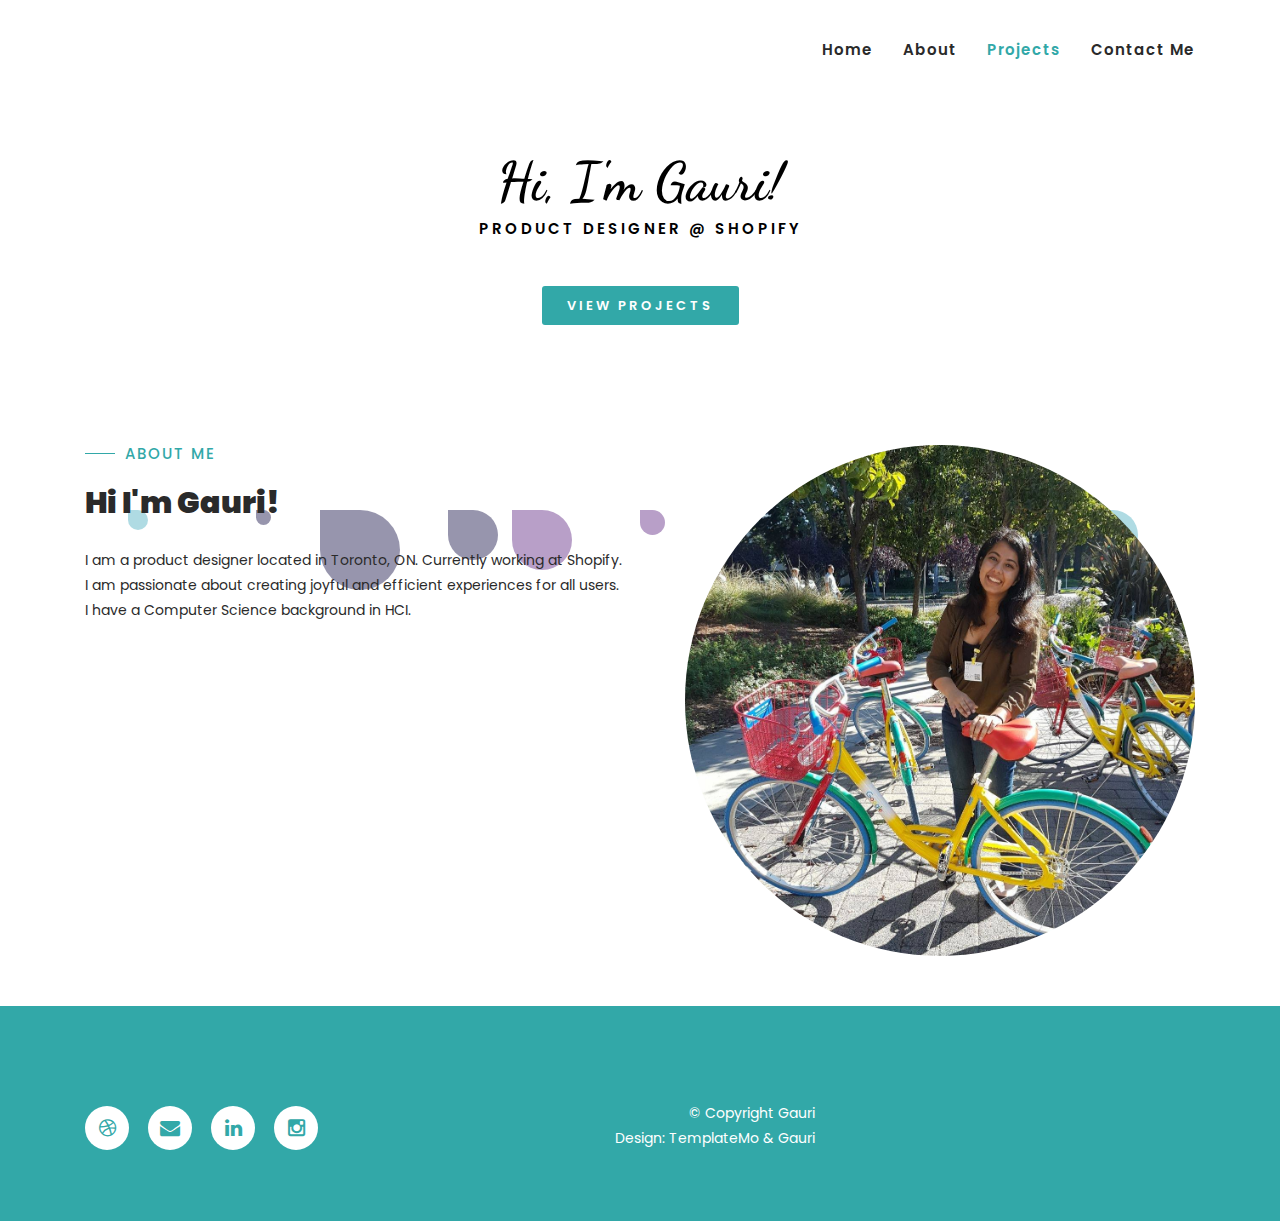
<file: portfoliogrid.html>
<!DOCTYPE html>
<html lang="en">

  <head>

    <meta charset="utf-8">
    <meta name="viewport" content="width=device-width, initial-scale=1, shrink-to-fit=no">
    <meta name="description" content="">
    <meta name="author" content="">
    <link href="https://fonts.googleapis.com/css?family=Poppins:100,200,300,400,500,600,700,800,900&display=swap" rel="stylesheet">
    <link href="https://fonts.googleapis.com/css2?family=Dancing+Script:wght@400;500;600;700&display=swap" rel="stylesheet">

    <title>Gauri Wahi</title>
<!--

-->
    <!-- Additional CSS Files -->
    <link rel="stylesheet" type="text/css" href="assets/css/bootstrap.min.css">

    <link rel="stylesheet" type="text/css" href="assets/css/font-awesome.css">

    <link rel="stylesheet" href="assets/css/templatemo-klassy-cafe.css">

    <link rel="stylesheet" href="assets/css/owl-carousel.css">

    <link rel="stylesheet" href="assets/css/lightbox.css">

    </head>

    <body>

    <!-- ***** Preloader Start *****-->
    <div id="preloader">
        <div class="jumper">
            <div></div>
            <div></div>
            <div></div>
        </div>
    </div>
    <!-- ***** Preloader End ***** -->


    <!-- ***** Header Area Start ***** -->
    <header class="header-area header-sticky">
        <div class="container">
            <div class="row">
                <div class="col-12">
                    <nav class="main-nav">
                        <!-- ***** Logo Start ***** -->
                        <a href="index.html" class="logo">
                            Gauri Wahi
                        </a>
                        <!-- ***** Logo End ***** -->
                        <!-- ***** Menu Start ***** -->
                        <ul class="nav">
                            <li class="scroll-to-section"><a href="#hero">Home</a></li>
                            <li class="scroll-to-section"><a href="#about">About</a></li>

                        <!--
                            <li class="submenu">
                                <a href="javascript:;">Drop Down</a>
                                <ul>
                                    <li><a href="#">Drop Down Page 1</a></li>
                                    <li><a href="#">Drop Down Page 2</a></li>
                                    <li><a href="#">Drop Down Page 3</a></li>
                                </ul>
                            </li>
                        -->
                            <li class="scroll-to-section"><a href="#menu" class="active">Projects</a></li>

                            <!-- <li class=""><a rel="sponsored" href="https://templatemo.com" target="_blank">External URL</a></li> -->
                            <li class="scroll-to-section"><a href="#reservation">Contact Me</a></li>
                        </ul>
                        <a class='menu-trigger'>
                            <span>Menu</span>
                        </a>
                        <!-- ***** Menu End ***** -->
                    </nav>
                </div>
            </div>
        </div>
    </header>
    <!-- ***** Header Area End ***** -->

    <!-- ***** Main Banner Area Start ***** -->
    <div id="hero">
        <h4 style="padding-top:50px;">Hi, I'm Gauri!</h4>
        <h6> Product Designer @ Shopify <h6><br>
          <div class="main-white-button scroll-to-section">
            <a href="#reservation">View Projects</a>
            <ul class='circles'>
            <li></li>
            <li></li>
            <li></li>
            <li></li>
            <li></li>
            <li></li>
            <li></li>
            <li></li>
            <li></li>
            <li></li>
            </ul>

          </div>

    </div>
    <!-- ***** Main Banner Area End ***** -->

    <!-- ***** About Area Starts ***** -->
    <section class="section" id="about">
        <div class="container">
            <div class="row">
                <div class="col-lg-6 col-md-6 col-xs-12">
                    <div class="left-text-content">
                        <div class="section-heading">
                            <h6>About Me</h6>
                            <h2>Hi I'm Gauri!</h2>
                        </div>
                        <p>I am a product designer located in Toronto, ON. Currently working at Shopify. I am passionate about creating joyful and efficient experiences for all users. I have a Computer Science background in HCI.</p>

                    </div>
                </div>
                <div class="col-lg-6 col-md-6 col-xs-12">
                    <div class="right-content">
                        <div class="thumb">

                            <img src="assets/images/Gauri.jpg" alt="" style="border-radius:100%">
                        </div>
                    </div>
                </div>
            </div>
        </div>
    </section>
    <!-- ***** About Area Ends ***** -->





    <!-- ***** Footer Start ***** -->
    <footer>
        <div class="container">
            <div class="row">
                <div class="col-lg-4 col-xs-12">
                    <div class="right-text-content">
                            <ul class="social-icons">
                                <li><a href="https://dribbble.com/gauriwahi9"><i class="fa fa-dribbble"></i></a></li>
                                <li><a href="mailto:gauri.wahi9@gmail.com"><i class="fa fa-envelope"></i></a></li>
                                <li><a href="https://www.linkedin.com/in/gauriwahi/"><i class="fa fa-linkedin"></i></a></li>
                                <li><a href="https://www.instagram.com/gaurinicky9/?hl=en"><i class="fa fa-instagram"></i></a></li>
                            </ul>
                    </div>
                </div>

                <div class="col-lg-4 col-xs-12">
                    <div class="left-text-content">
                        <p>© Copyright Gauri

                        <br>Design: TemplateMo & Gauri</p>
                    </div>
                </div>
            </div>
        </div>
    </footer>

    <!-- jQuery -->
    <script src="assets/js/jquery-2.1.0.min.js"></script>

    <!-- Bootstrap -->
    <script src="assets/js/popper.js"></script>
    <script src="assets/js/bootstrap.min.js"></script>

    <!-- Plugins -->
    <script src="assets/js/owl-carousel.js"></script>
    <script src="assets/js/accordions.js"></script>
    <script src="assets/js/datepicker.js"></script>
    <script src="assets/js/scrollreveal.min.js"></script>
    <script src="assets/js/waypoints.min.js"></script>
    <script src="assets/js/jquery.counterup.min.js"></script>
    <script src="assets/js/imgfix.min.js"></script>
    <script src="assets/js/slick.js"></script>
    <script src="assets/js/lightbox.js"></script>
    <script src="assets/js/isotope.js"></script>

    <!-- Global Init -->
    <script src="assets/js/custom.js"></script>
    <script>

        $(function() {
            var selectedClass = "";
            $("p").click(function(){
            selectedClass = $(this).attr("data-rel");
            $("#portfolio").fadeTo(50, 0.1);
                $("#portfolio div").not("."+selectedClass).fadeOut();
            setTimeout(function() {
              $("."+selectedClass).fadeIn();
              $("#portfolio").fadeTo(50, 1);
            }, 500);

            });
        });

    </script>
  </body>
</html>
</file>
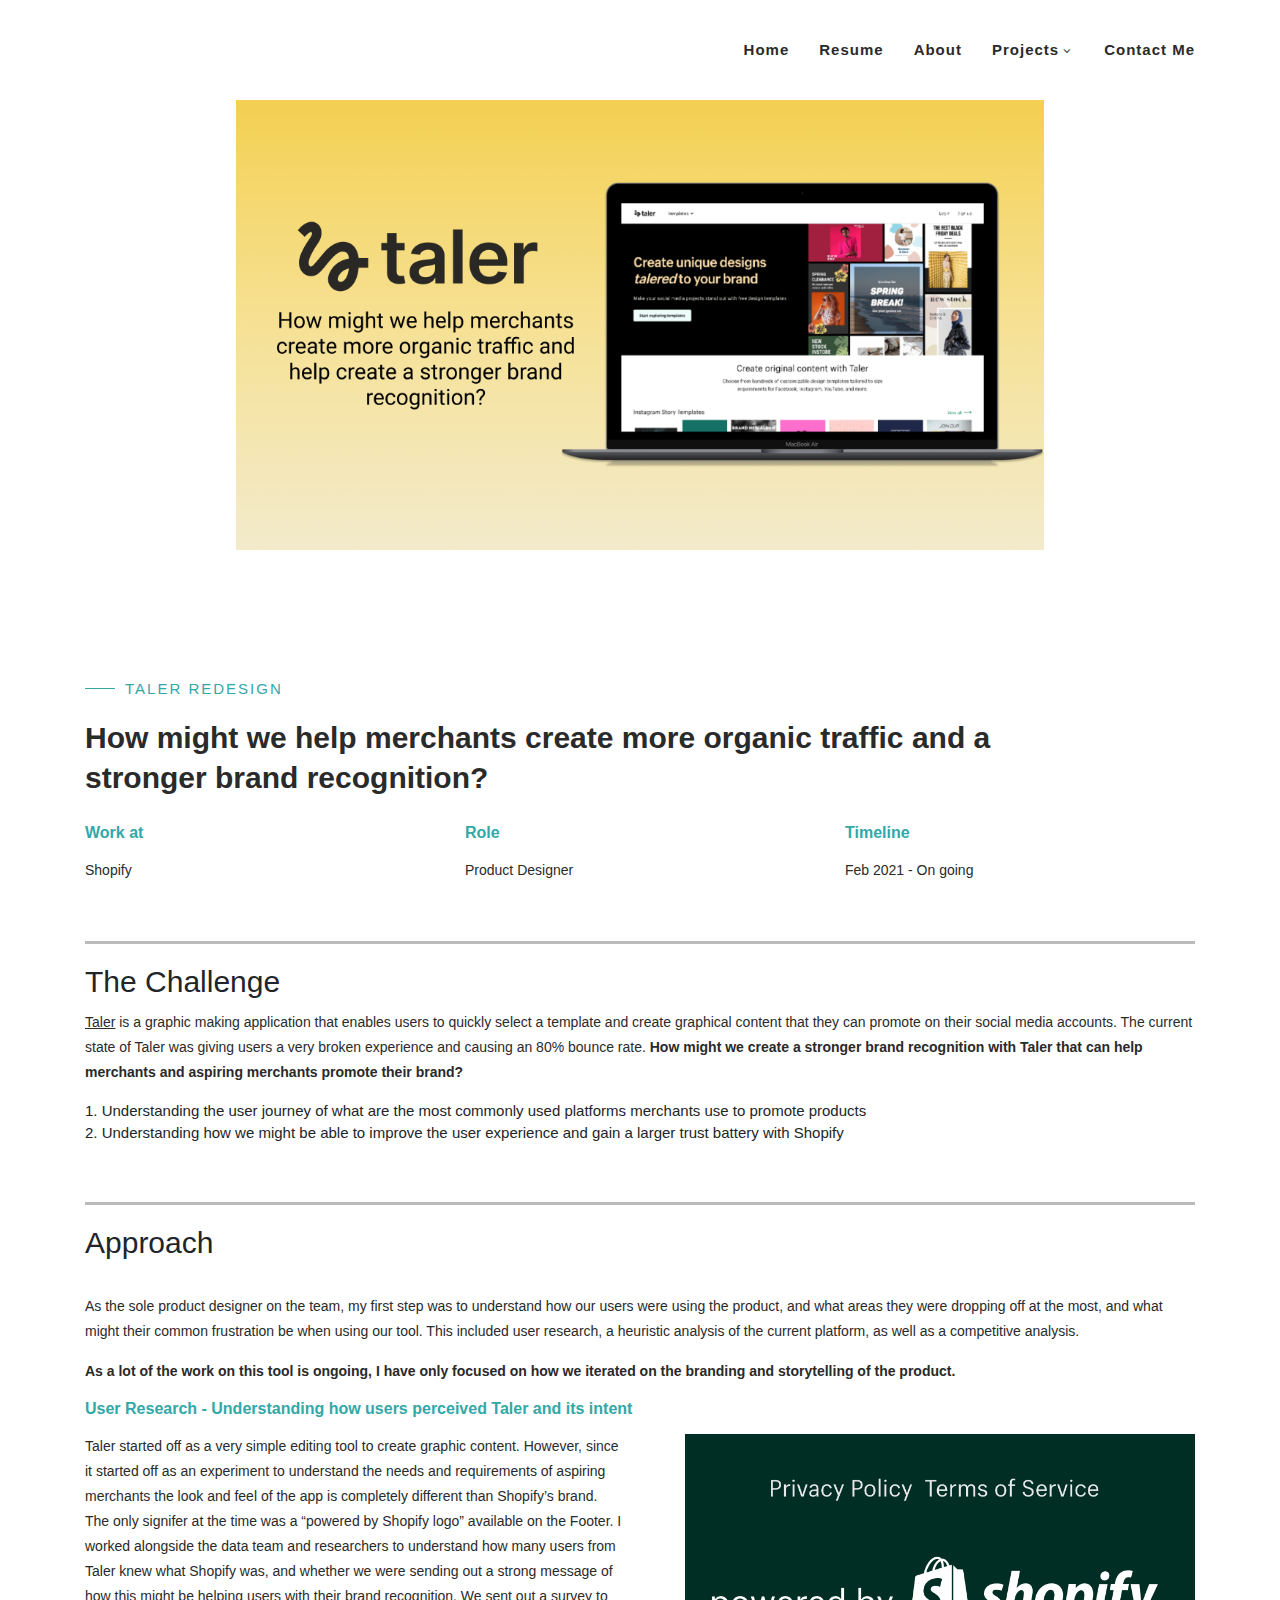
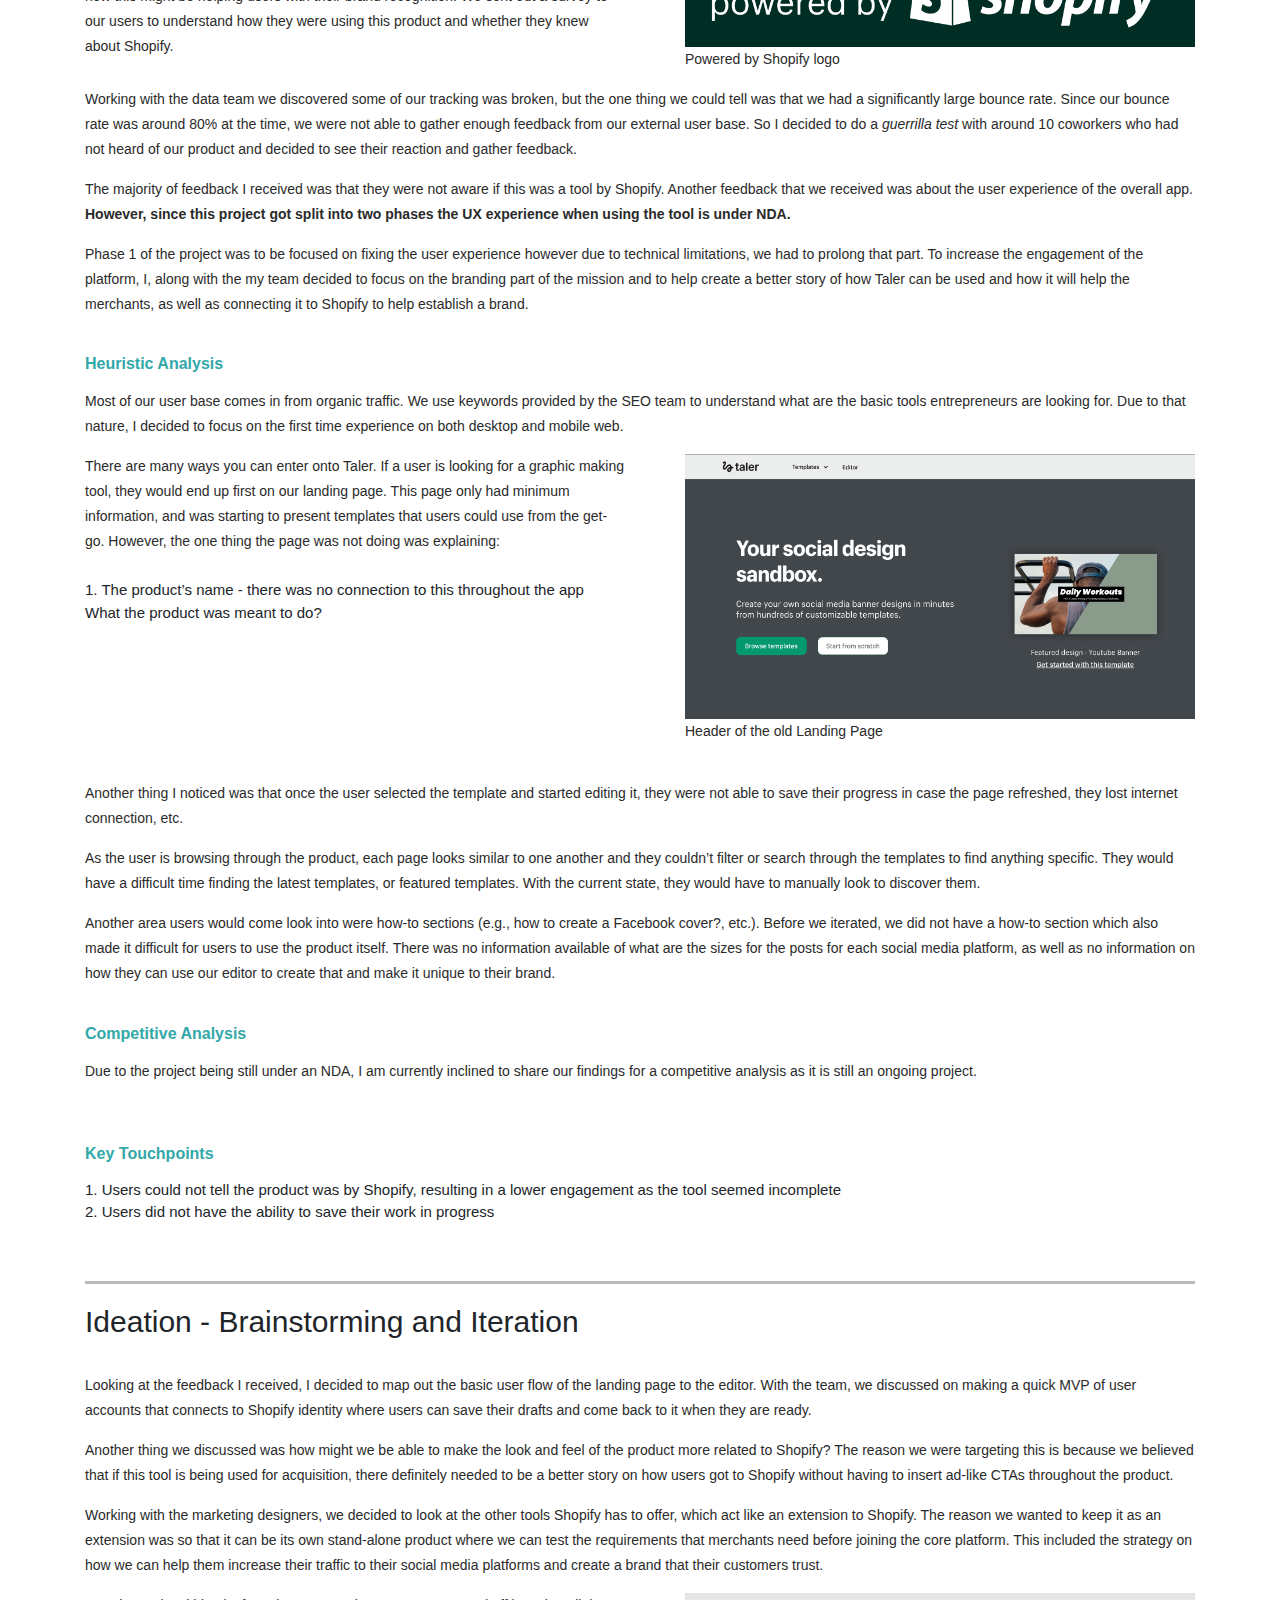
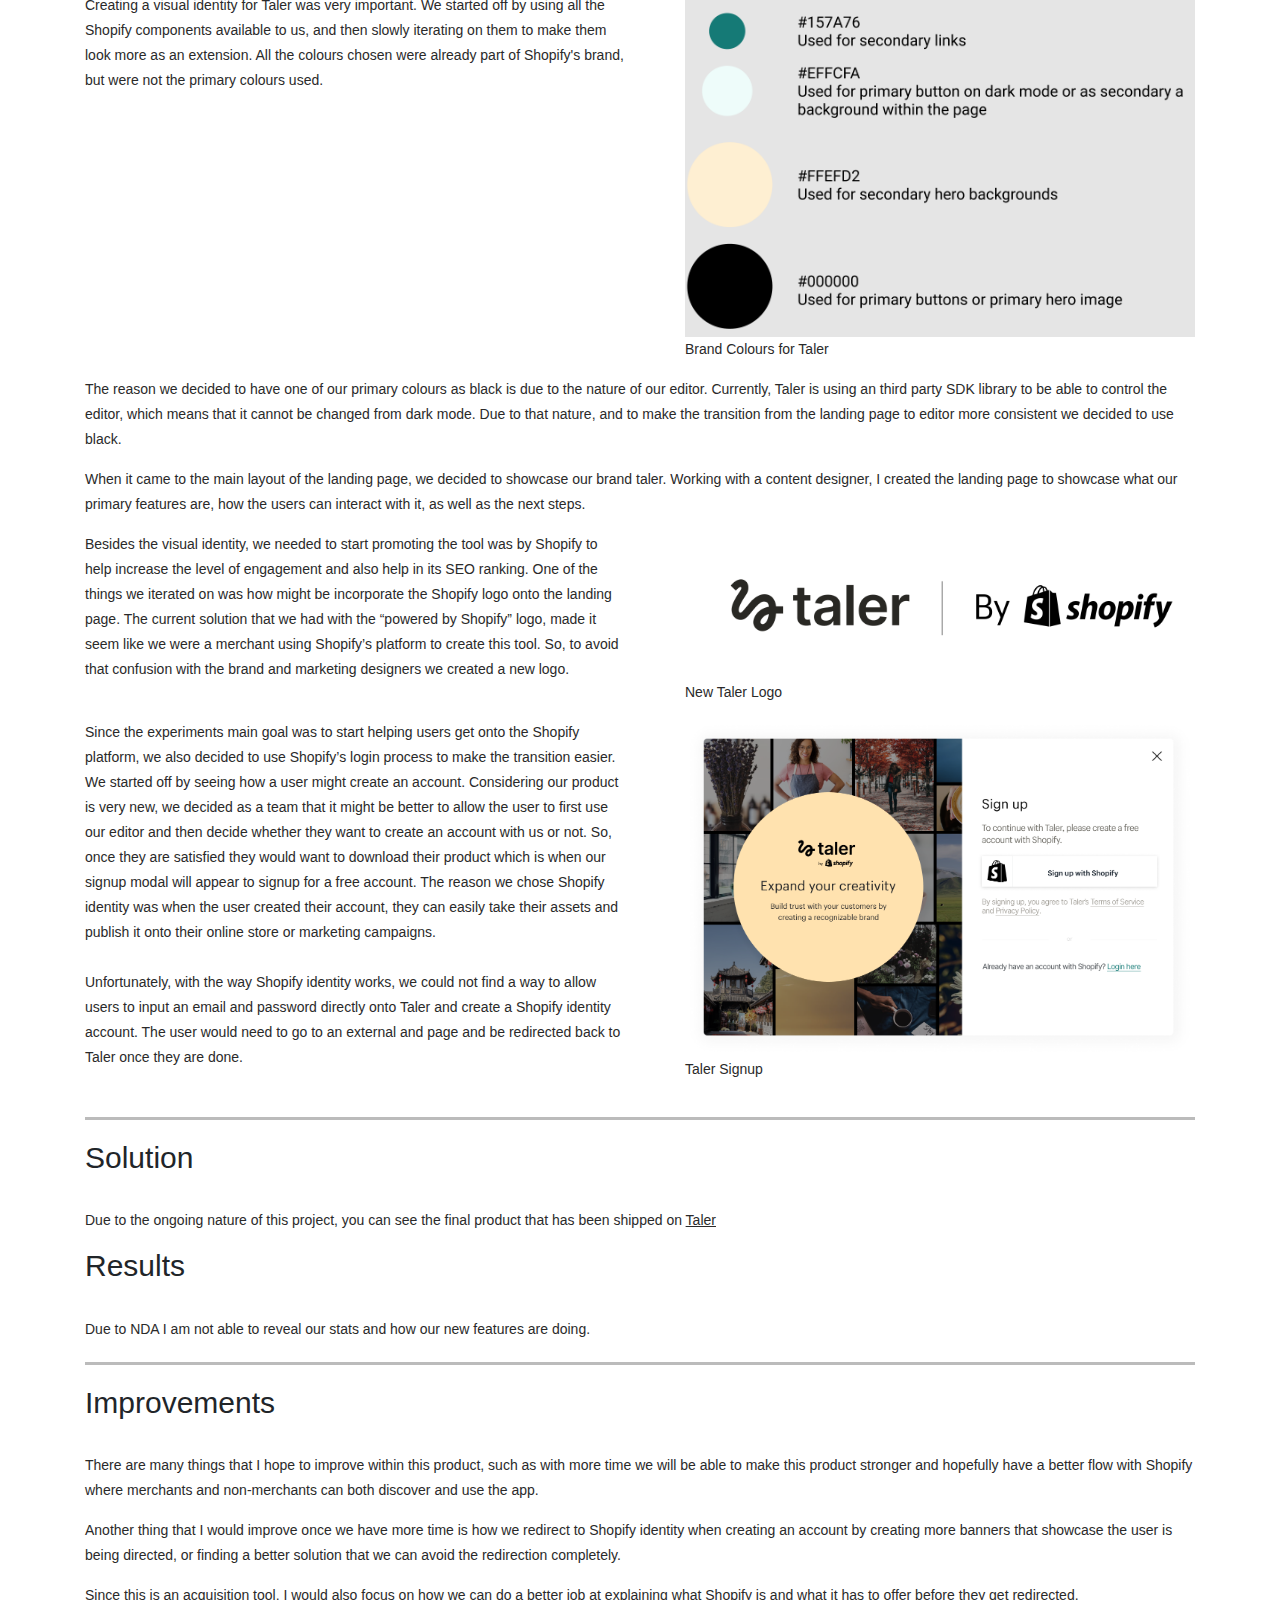
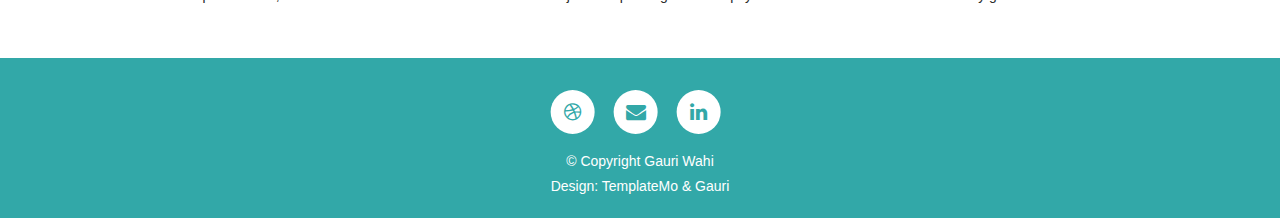
<file: taler.html>
<!DOCTYPE html>
<html>
<head>

<meta charset="utf-8">
<meta name="viewport" content="width=device-width, initial-scale=1, shrink-to-fit=no">
<meta name="description" content="">
<meta name="author" content="">
<link href="https://fonts.googleapis.com/css?family=Poppins:100,200,300,400,500,600,700,800,900&display=swap" rel="stylesheet">
<link href="https://fonts.googleapis.com/css2?family=Dancing+Script:wght@400;500;600;700&display=swap" rel="stylesheet">

<title>Gauri Wahi</title>

<link rel="stylesheet" href="assets/css/templatemo-klassy-cafe.css">

<link rel="stylesheet" href="assets/css/owl-carousel.css">

<link rel="stylesheet" href="assets/css/lightbox.css">

<link rel="stylesheet" type="text/css" href="assets/css/bootstrap.min.css">

<link rel="stylesheet" type="text/css" href="assets/css/font-awesome.css">

<link rel="stylesheet" href="https://www.w3schools.com/w3css/4/w3.css">

<!--tracking-->
<!-- Global site tag (gtag.js) - Google Analytics -->
<script async src="https://www.googletagmanager.com/gtag/js?id=UA-195161507-1"></script>
<script>
  window.dataLayer = window.dataLayer || [];
  function gtag(){dataLayer.push(arguments);}
  gtag('js', new Date());

  gtag('config', 'UA-195161507-1');
</script>


</head>
<body>

  <!-- ***** Preloader Start *****-->
  <div id="preloader">
      <div class="jumper">
          <div></div>
          <div></div>
          <div></div>
      </div>
  </div>
  <!-- ***** Preloader End ***** -->

  <!-- ***** Header Area Start ***** -->
  <header class="header-area header-sticky">
      <div class="container">
          <div class="row">
              <div class="col-12">
                  <nav class="main-nav">
                      <!-- ***** Logo Start ***** -->
                      <a href="index.html" class="logo">
                          Gauri Wahi
                      </a>
                      <!-- ***** Logo End ***** -->
                      <!-- ***** Menu Start ***** -->
                      <ul class="nav">
                          <li class="scroll-to-section"><a href="index.html">Home</a></li>
                            <li class="scroll-to-section"><a href="https://drive.google.com/file/d/1ggV31dlJAURnNdXjPjhZU3O-hRpW7WIP/view?usp=sharing" target="_blank">Resume</a></li>
                          <li class="scroll-to-section"><a href="index.html#about">About</a></li>

                      <!--
                          <li class="submenu">
                              <a href="javascript:;">Drop Down</a>
                              <ul>
                                  <li><a href="#">Drop Down Page 1</a></li>
                                  <li><a href="#">Drop Down Page 2</a></li>
                                  <li><a href="#">Drop Down Page 3</a></li>
                              </ul>
                          </li>
                      -->
                      <li class="submenu">
                          <a href="javascript:;">Projects</a>
                          <ul>
                            <li><a href="Scratch.html">Scratch Photos</a></li>
                            <li><a href="Burst.html">Burst User Profiles</a></li>
                            <li><a href="taler.html">Taler Redesign</a></li>
                          </ul>
                      </li>

                          <!-- <li class=""><a rel="sponsored" href="https://templatemo.com" target="_blank">External URL</a></li> -->
                          <li class="scroll-to-section"><a href="index.html#reservation">Contact Me</a></li>
                      </ul>
                      <a class='menu-trigger'>
                          <span>Menu</span>
                      </a>
                      <!-- ***** Menu End ***** -->
                  </nav>
              </div>
          </div>
      </div>
  </header>

  <div id="herotaler">
    <div class="hero-text">

    </div>
      </div>

  <section class="section" id="about">
    <div class="container">
      <div class="section-heading">
          <h6>Taler Redesign</h6>
          <h2>How might we help merchants create more organic traffic and a stronger brand recognition?</h2>
          <div class="row">
              <div class="col-4">
                  <p style="font-weight:bold; color:#32a8a8;font-size:16px;line-height:20px;">Work at</p>
                  <p>Shopify</p>
              </div>
              <div class="col-4">
                  <p style="font-weight:bold; color:#32a8a8;font-size:16px;line-height:20px;">Role</p>
                  <p>Product Designer</p>
              </div>
              <div class="col-4">
                <p style="font-weight:bold; color:#32a8a8;font-size:16px;line-height:20px;">Timeline</p>
                <p>Feb 2021 - On going</p>
              </div>
          </div>

          </div>

          <br>
          <hr class="solid">

          <!--The  challenge-->
          <h2>The Challenge</h2>

          <p><a href="https://www.taler.app/" target="_blank"><u>Taler</u></a> is a graphic making application that enables users to quickly select a template and create graphical content that they can promote on their social media accounts. The current state of Taler was giving users a very broken experience and causing an 80% bounce rate. <b>How might we create a stronger brand recognition with Taler that can help merchants and aspiring merchants promote their brand?</b></p>

          <ol>
            <li>1. Understanding the user journey of what are the most commonly used platforms merchants use to promote products</li>
            <li>2. Understanding how we might be able to improve the user experience and gain a larger trust battery with Shopify</li>
          </ol>
          <br>
          <hr class="solid">

          <!--approach-->
          <h2>Approach</h2>
          <br>
          <p>As the sole product designer on the team, my first step was to understand how our users were using the product, and what areas they were dropping off at the most, and what might their common frustration be when using our tool. This included user research, a heuristic analysis of the current platform, as well as a competitive analysis. </p>
          <p><b>As a lot of the work on this tool is ongoing, I have only focused on how we iterated on the branding and storytelling of the product.</b></p>
          <p style="font-weight:bold; color:#32a8a8;font-size:16px;line-height:20px;">User Research - Understanding how users perceived Taler and its intent </p>

          <div class="row">
              <div class="col-lg-6 col-md-6 col-xs-12">
                  <div class="left-text-content">
                      <div class="section-heading">
                        <p>Taler started off as a very simple editing tool to create graphic content. However, since it started off as an experiment to understand the needs and requirements of aspiring merchants the look and feel of the app is completely different than Shopify’s brand. The only signifer at the time was a “powered by Shopify logo” available on the Footer. I worked alongside the data team and researchers to understand how many users from Taler knew what Shopify was, and whether we were sending out a strong message of how this might be helping users with their brand recognition. We sent out a survey to our users to understand how they were using this product and whether they knew about Shopify. </p>

                  </div>
                </div>
              </div>
              <div class="col-lg-6 col-md-6 col-xs-12">
                  <div class="right-content">
                    <a target="_blank" href="assets/images/shoplogo.png">
                    <img src="assets/images/shoplogo.png" alt="powerd by Shopify logo">
                    <p>Powered by Shopify logo</p>
                  </a>
                  </div>
              </div>
        </div>

          <p>Working with the data team we discovered some of our tracking was broken, but the one thing we could tell was that we had a significantly large bounce rate. Since our bounce rate was around 80% at the time, we were not able to gather enough feedback from our external user base. So I decided to do a <i>guerrilla test</i> with around 10 coworkers who had not heard of our product and decided to see their reaction and gather feedback. </p>
          <p>The majority of feedback I received was that they were not aware if this was a tool by Shopify. Another feedback that we received was about the user experience of the overall app. <b>However, since this project got split into two phases the UX experience when using the tool is under NDA.</b></p>

          <p>Phase 1 of the project was to be focused on fixing the user experience however due to technical limitations, we had to prolong that part. To increase the engagement of the platform, I, along with the my team decided to focus on the branding part of the mission and to help create a better story of how Taler can be used and how it will help the merchants, as well as connecting it to Shopify to help establish a brand. </p>
          <br>
          <p style="font-weight:bold; color:#32a8a8;font-size:16px;line-height:20px;">Heuristic Analysis</p>
          <p>Most of our user base comes in from organic traffic. We use keywords provided by the SEO team to understand what are the basic tools entrepreneurs are looking for. Due to that nature, I decided to focus on the first time experience on both desktop and mobile web. </p>
          <div class="row">
              <div class="col-lg-6 col-md-6 col-xs-12">
                  <div class="left-text-content">
                      <div class="section-heading">

                        <p>There are many ways you can enter onto Taler. If a user is looking for a graphic making tool, they would end up first on our landing page. This page only had minimum information, and was starting to present templates that users could use from the get-go. However, the one thing the page was not doing was explaining:</p>
                        <ol>
                          <li>1. The product’s name - there was no connection to this throughout the app</li>
                          <li>What the product was meant to do? </li>
                        </ol>
                  </div>
              </div>
            </div>
              <div class="col-lg-6 col-md-6 col-xs-12">
                  <div class="right-content">
                    <a target="_blank" href="assets/images/oldlp.png">
                    <img src="assets/images/oldlp.png" alt="Old Landing Page">
                    <p>Header of the old Landing Page</p>
                  </a>
                  </div>
              </div>
          </div>
          <br>

          <p>Another thing I noticed was that once the user selected the template and started editing it, they were not able to save their progress in case the page refreshed, they lost internet connection, etc.</p>
          <p>As the user is browsing through the product, each page looks similar to one another and they couldn’t filter or search through the templates to find anything specific. They would have a difficult time finding the latest templates, or featured templates. With the current state, they would have to manually look to discover them. </p>
          <p>Another area users would come look into were how-to sections (e.g., how to create a Facebook cover?, etc.). Before we iterated, we did not have a how-to section which also made it difficult for users to use the product itself. There was no information available of what are the sizes for the posts for each social media platform, as well as no information on how they can use our editor to create that and make it unique to their brand.</p>

          <br>
          <p style="font-weight:bold; color:#32a8a8;font-size:16px;line-height:20px;">Competitive Analysis</p>
          <p>Due to the project being still under an NDA, I am currently inclined to share our findings for a competitive analysis as it is still an ongoing project. </p>
          <br>
          <br>

          <p style="font-weight:bold; color:#32a8a8;font-size:16px;line-height:20px;">Key Touchpoints</p>
          <ol>
            <li>1. Users could not tell the product was by Shopify, resulting in a lower engagement as the tool seemed incomplete</li>
            <li>2. Users did not have the ability to save their work in progress</li>

          </ol>
          <br>


 <hr class="solid">

 <!--Lowfi-->
 <h2>Ideation - Brainstorming and Iteration</h2>
<br>
  <p>Looking at the feedback I received, I decided to map out the basic user flow of the landing page to the editor. With the team, we discussed on making a quick MVP of user accounts that connects to Shopify identity where users can save their drafts and come back to it when they are ready. </p>

  <p>Another thing we discussed was how might we be able to make the look and feel of the product more related to Shopify? The reason we were targeting this is because we believed that if this tool is being used for acquisition, there definitely needed to be a better story on how users got to Shopify without having to insert ad-like CTAs throughout the product. </p>
  <p>Working with the marketing designers, we decided to look at the other tools Shopify has to offer, which act like an extension to Shopify. The reason we wanted to keep it as an extension was so that it can be its own stand-alone product where we can test the requirements that merchants need before joining the core platform. This included the strategy on how we can help them increase their traffic to their social media platforms and create a brand that their customers trust. </p>
  <div class="row">
      <div class="col-lg-6 col-md-6 col-xs-12">
          <div class="left-text-content">
              <div class="section-heading">
                <p>Creating a visual identity for Taler was very important. We started off by using all the Shopify components available to us, and then slowly iterating on them to make them look more as an extension. All the colours chosen were already part of Shopify's brand, but were not the primary colours used.</p>
                </div>
          </div>
      </div>
      <div class="col-lg-6 col-md-6 col-xs-12">
          <div class="right-content">
            <a target="_blank" href="assets/images/talercolour.png">
            <img src="assets/images/talercolour.png" alt="Brand Colours">
            <p>Brand Colours for Taler</p>
          </a>
          </div>
      </div>
  </div>

<p>The reason we decided to have one of our primary colours as black is due to the nature of our editor. Currently, Taler is using an third party SDK library to be able to control the editor, which means that it cannot be changed from dark mode. Due to that nature, and to make the transition from the landing page to editor more consistent we decided to use black. </p>
<p>When it came to the main layout of the landing page, we decided to showcase our brand taler. Working with a content designer, I created the landing page to showcase what our primary features are, how the users can interact with it, as well as the next steps. </p>

  <div class="row">
      <div class="col-lg-6 col-md-6 col-xs-12">
          <div class="left-text-content">
              <div class="section-heading">
                <p>Besides the visual identity, we needed to start promoting the tool was by Shopify to help increase the level of engagement and also help in its SEO ranking. One of the things we iterated on was how might be incorporate the Shopify logo onto the landing page. The current solution that we had with the “powered by Shopify” logo, made it seem like we were a merchant using Shopify’s platform to create this tool. So, to avoid that confusion with the brand and marketing designers we created a new logo. </p>
                </div>
          </div>
      </div>
      <div class="col-lg-6 col-md-6 col-xs-12">
          <div class="right-content">
            <a target="_blank" href="assets/images/talerlogo.png">
            <img src="assets/images/talerlogo.png" alt="New taler logo">
            <p>New Taler Logo</p>
          </a>
          </div>
      </div>
  </div>

  <div class="row">
      <div class="col-lg-6 col-md-6 col-xs-12">
          <div class="left-text-content">
              <div class="section-heading">
                <p>Since the experiments main goal was to start helping users get onto the Shopify platform, we also decided to use Shopify’s login process to make the transition easier. We started off by seeing how a user might create an account. Considering our product is very new, we decided as a team that it might be better to allow the user to first use our editor and then decide whether they want to create an account with us or not. So, once they are satisfied they would want to download their product which is when our signup modal will appear to signup for a free account. The reason we chose Shopify identity was when the user created their account, they can easily take their assets and publish it onto their online store or marketing campaigns. </p>
                <p>Unfortunately, with the way Shopify identity works, we could not find a way to allow users to input an email and password directly onto Taler and create a Shopify identity account. The user would need to go to an external and page and be redirected back to Taler once they are done.</p>
                </div>
          </div>
      </div>
      <div class="col-lg-6 col-md-6 col-xs-12">
          <div class="right-content">
            <a target="_blank" href="assets/images/talersignup.png">
            <img src="assets/images/talersignup.png" alt="Taler Signup">
            <p>Taler Signup</p>
          </a>
          </div>
      </div>
  </div>


   <hr class="solid">

            <!--Solution-->
            <h2>Solution</h2>
            <br>
            <p>Due to the ongoing nature of this project, you can see the final product that has been shipped on <a href="https://www.taler.app/" target="_blank"><u>Taler</u></a></p>


              <!--results-->
              <h2>Results</h2>
              <br>
              <p>Due to NDA I am not able to reveal our stats and how our new features are doing. </p>
              <hr class="solid">
              <!--insight-->
              <h2>Improvements</h2>
              <br>
              <p>There are many things that I hope to improve within this product, such as with more time we will be able to make this product stronger and hopefully have a better flow with Shopify where merchants and non-merchants can both discover and use the app. </p>
              <p>Another thing that I would improve once we have more time is how we redirect to Shopify identity when creating an account by creating more banners that showcase the user is being directed, or finding a better solution that we can avoid the redirection completely.</p>
              <p>Since this is an acquisition tool, I would also focus on how we can do a better job at explaining what Shopify is and what it has to offer before they get redirected. </p>
      </div>
    </div>
  </section>

  </div>

  <!-- ***** Footer Start ***** -->
  <footer>
      <div class="container">
          <div class="vertical-center">
            <ul class="social-icons">
                <li><a href="https://dribbble.com/gauriwahi9"><i class="fa fa-dribbble"></i></a></li>
                <li><a href="mailto:gauri.wahi9@gmail.com"><i class="fa fa-envelope"></i></a></li>
                <li><a href="https://www.linkedin.com/in/gauriwahi/"><i class="fa fa-linkedin"></i></a></li>

            </ul>

            <p style="text-align:center; color:white; margin-top:10px;">© Copyright Gauri Wahi
            <br>Design: TemplateMo & Gauri</p>




          </div>
      </div>
  </footer>

  <!-- jQuery -->
  <script src="assets/js/jquery-2.1.0.min.js"></script>

  <!-- Bootstrap -->
  <script src="assets/js/popper.js"></script>
  <script src="assets/js/bootstrap.min.js"></script>

  <!-- Plugins -->
  <script src="assets/js/owl-carousel.js"></script>
  <script src="assets/js/accordions.js"></script>
  <script src="assets/js/datepicker.js"></script>
  <script src="assets/js/scrollreveal.min.js"></script>
  <script src="assets/js/waypoints.min.js"></script>
  <script src="assets/js/jquery.counterup.min.js"></script>
  <script src="assets/js/imgfix.min.js"></script>
  <script src="assets/js/slick.js"></script>
  <script src="assets/js/lightbox.js"></script>
  <script src="assets/js/isotope.js"></script>

  <!-- Global Init -->
  <script src="assets/js/custom.js"></script>
  <script>

      $(function() {
          var selectedClass = "";
          $("p").click(function(){
          selectedClass = $(this).attr("data-rel");
          $("#portfolio").fadeTo(50, 0.1);
              $("#portfolio div").not("."+selectedClass).fadeOut();
          setTimeout(function() {
            $("."+selectedClass).fadeIn();
            $("#portfolio").fadeTo(50, 1);
          }, 500);

          });
      });



  </script>

</body>
</html>
</file>
<file: assets/css/templatemo-klassy-cafe.css>
/*

TemplateMo 558 Klassy Cafe

https://templatemo.com/tm-558-klassy-cafe

*/

/* ---------------------------------------------
Table of contents
------------------------------------------------
01. font & reset css
02. reset
03. global styles
04. header
05. banner
06. features
07. testimonials
08. contact
09. footer
10. preloader
11. search
12. portfolio

--------------------------------------------- */
/*
---------------------------------------------
font & reset css
---------------------------------------------
*/
@import url("https://fonts.googleapis.com/css?family=Poppins:100,200,300,400,500,600,700,800,900");
/*
---------------------------------------------
reset
---------------------------------------------
*/
html, body, div, span, applet, object, iframe, h1, h2, h3, h4, h5, h6, p, blockquote, div
pre, a, abbr, acronym, address, big, cite, code, del, dfn, em, font, img, ins, kbd, q,
s, samp, small, strike, strong, sub, sup, tt, var, b, u, i, center, dl, dt, dd, ol, ul, li,
figure, header, nav, section, article, aside, footer, figcaption {
  margin: 0;
  padding: 0;
  border: 0;
  outline: 0;
}

.clearfix:after {
  content: ".";
  display: block;
  clear: both;
  visibility: hidden;
  line-height: 0;
  height: 0;
}

.clearfix {
  display: inline-block;
}

html[xmlns] .clearfix {
  display: block;
}

* html .clearfix {
  height: 1%;
}

ul, li {
  padding: 0;
  margin: 0;
  list-style: none;
}

header, nav, section, article, aside, footer, hgroup {
  display: block;
}

* {
  box-sizing: border-box;
}

html, body {
  font-family: 'Poppins', sans-serif;
  font-weight: 400;
  background-color: #fff;
  font-size: 16px;
  -ms-text-size-adjust: 100%;
  -webkit-font-smoothing: antialiased;
  -moz-osx-font-smoothing: grayscale;

}

a {
  text-decoration: none !important;
}

h1, h2, h3, h4, h5, h6 {
  margin-top: 0px;
  margin-bottom: 0px;
}

ul {
  margin-bottom: 0px;
}

p {
  font-size: 14px;
  line-height: 25px;
  color: #2a2a2a;
}


/*
---------------------------------------------
global styles
---------------------------------------------
*/
html,
body {
  background: #fff;
  font-family: 'Poppins', sans-serif;
}

::selection {
  background: #32a8a8;
  color: #fff;
}

::-moz-selection {
  background: #32a8a8;
  color: #fff;
}

@media (max-width: 991px) {
  html, body {
    overflow-x: hidden;
  }
  .mobile-top-fix {
    margin-top: 30px;
    margin-bottom: 0px;
  }
  .mobile-bottom-fix {
    margin-bottom: 30px;
  }
  .mobile-bottom-fix-big {
    margin-bottom: 60px;
  }
}

.main-white-button a {
  font-size: 13px;
  color: #fff;
  background-color: #32a8a8;
  padding: 12px 25px;
  display: inline-block;
  border-radius: 3px;
  font-weight: 600;
  transition: all .3s;
  border: 2px #32a8a8;

}

.main-white-button a:hover {
  opacity: 0.9;
}

.main-text-button a {
  font-size: 13px;
  color: #fff;
  font-weight: 600;
  transition: all .3s;
}

.main-text-button a:hover {
  opacity: 0.9;
}

.section-heading h6 {
  position: relative;
  font-size: 15px;
  color: #32a8a8;
  font-weight: 500;
  letter-spacing: 2px;
  text-transform: uppercase;
  padding-left: 40px;
}

.section-heading h6:before {
  width: 30px;
  height: 1px;
  content: '';
  position: absolute;
  left: 0;
  top: 8px;
  background-color: #32a8a8;
}

.section-heading h2 {
  line-height: 40px;
  margin-top: 20px;
  margin-bottom: 25px;
  font-size: 30px;
  font-weight: 900;
  color: #2a2a2a;
}


/*
---------------------------------------------
header
---------------------------------------------
*/

.background-header {
  background-color: #fff;
  height: 80px!important;
  position: fixed!important;
  top: 0px;
  left: 0px;
  right: 0px;
  box-shadow: 0px 0px 10px rgba(0,0,0,0.15)!important;
}

.background-header .logo,
.background-header .main-nav .nav li a {
  color: #1e1e1e!important;
}

.background-header .main-nav .nav li:hover a {
  color: #32a8a8!important;
}

.background-header .nav li a.active {
  color: #32a8a8!important;
}

.header-area {
  background-color: #fff;
  position: absolute;
  top: 0px;
  left: 0px;
  right: 0px;
  z-index: 100;
  height: 100px;
  -webkit-transition: all .5s ease 0s;
  -moz-transition: all .5s ease 0s;
  -o-transition: all .5s ease 0s;
  transition: all .5s ease 0s;
}

.header-area .main-nav {
  min-height: 80px;
  background: transparent;
}

.header-area .main-nav .logo {
  line-height: 100px;
  color: #fff;
  font-size: 28px;
  font-weight: 700;
  text-transform: uppercase;
  letter-spacing: 2px;
  float: left;
  -webkit-transition: all 0.3s ease 0s;
  -moz-transition: all 0.3s ease 0s;
  -o-transition: all 0.3s ease 0s;
  transition: all 0.3s ease 0s;
}

.background-header .main-nav .logo {
  line-height: 75px;
}

.background-header .nav {
  margin-top: 20px !important;
}

.header-area .main-nav .nav {
  float: right;
  margin-top: 30px;
  margin-right: 0px;
  background-color: transparent;
  -webkit-transition: all 0.3s ease 0s;
  -moz-transition: all 0.3s ease 0s;
  -o-transition: all 0.3s ease 0s;
  transition: all 0.3s ease 0s;
  position: relative;
  z-index: 999;
}

.header-area .main-nav .nav li {
  padding-left: 15px;
  padding-right: 15px;
}

.header-area .main-nav .nav li:last-child {
  padding-right: 0px;
}

.header-area .main-nav .nav li a {
  display: block;
  font-weight: 600;
  font-size: 15px;
  color: #2a2a2a;
  text-transform: capitalize;
  -webkit-transition: all 0.3s ease 0s;
  -moz-transition: all 0.3s ease 0s;
  -o-transition: all 0.3s ease 0s;
  transition: all 0.3s ease 0s;
  height: 40px;
  line-height: 40px;
  border: transparent;
  letter-spacing: 1px;
}

.header-area .main-nav .nav li a {
  color: #2a2a2a;
}

.header-area .main-nav .nav li:hover a,
.header-area .main-nav .nav li a.active {
  color: #32a8a8!important;
}

.background-header .main-nav .nav li:hover a,
.background-header .main-nav .nav li a.active {
  color: #32a8a8!important;
  opacity: 1;
}

.header-area .main-nav .nav li.submenu {
  position: relative;
  padding-right: 30px;
}

.header-area .main-nav .nav li.submenu:after {
  font-family: FontAwesome;
  content: "\f107";
  font-size: 12px;
  color: #2a2a2a;
  position: absolute;
  right: 18px;
  top: 12px;
}

.background-header .main-nav .nav li.submenu:after {
  color: #2a2a2a;
}

.header-area .main-nav .nav li.submenu ul {
  position: absolute;
  width: 200px;
  box-shadow: 0 2px 28px 0 rgba(0, 0, 0, 0.06);
  overflow: hidden;
  top: 50px;
  opacity: 0;
  transform: translateY(+2em);
  visibility: hidden;
  z-index: -1;
  transition: all 0.3s ease-in-out 0s, visibility 0s linear 0.3s, z-index 0s linear 0.01s;
}

.header-area .main-nav .nav li.submenu ul li {
  margin-left: 0px;
  padding-left: 0px;
  padding-right: 0px;
}

.header-area .main-nav .nav li.submenu ul li a {
  opacity: 1;
  display: block;
  background: #f7f7f7;
  color: #2a2a2a!important;
  padding-left: 20px;
  height: 40px;
  line-height: 40px;
  -webkit-transition: all 0.3s ease 0s;
  -moz-transition: all 0.3s ease 0s;
  -o-transition: all 0.3s ease 0s;
  transition: all 0.3s ease 0s;
  position: relative;
  font-size: 13px;
  font-weight: 400;
  border-bottom: 1px solid #eee;
}

.header-area .main-nav .nav li.submenu ul li a:hover {
  background: #fff;
  color: #32a8a8!important;
  padding-left: 25px;
}

.header-area .main-nav .nav li.submenu ul li a:hover:before {
  width: 3px;
}

.header-area .main-nav .nav li.submenu:hover ul {
  visibility: visible;
  opacity: 1;
  z-index: 1;
  transform: translateY(0%);
  transition-delay: 0s, 0s, 0.3s;
}

.header-area .main-nav .menu-trigger {
  cursor: pointer;
  display: block;
  position: absolute;
  top: 33px;
  width: 32px;
  height: 40px;
  text-indent: -9999em;
  z-index: 99;
  right: 40px;
  display: none;
}

.background-header .main-nav .menu-trigger {
  top: 23px;
}

.header-area .main-nav .menu-trigger span,
.header-area .main-nav .menu-trigger span:before,
.header-area .main-nav .menu-trigger span:after {
  -moz-transition: all 0.4s;
  -o-transition: all 0.4s;
  -webkit-transition: all 0.4s;
  transition: all 0.4s;
  background-color: #1e1e1e;
  display: block;
  position: absolute;
  width: 30px;
  height: 2px;
  left: 0;
}

.background-header .main-nav .menu-trigger span,
.background-header .main-nav .menu-trigger span:before,
.background-header .main-nav .menu-trigger span:after {
  background-color: #1e1e1e;
}

.header-area .main-nav .menu-trigger span:before,
.header-area .main-nav .menu-trigger span:after {
  -moz-transition: all 0.4s;
  -o-transition: all 0.4s;
  -webkit-transition: all 0.4s;
  transition: all 0.4s;
  background-color: #1e1e1e;
  display: block;
  position: absolute;
  width: 30px;
  height: 2px;
  left: 0;
  width: 75%;
}

.background-header .main-nav .menu-trigger span:before,
.background-header .main-nav .menu-trigger span:after {
  background-color: #1e1e1e;
}

.header-area .main-nav .menu-trigger span:before,
.header-area .main-nav .menu-trigger span:after {
  content: "";
}

.header-area .main-nav .menu-trigger span {
  top: 16px;
}

.header-area .main-nav .menu-trigger span:before {
  -moz-transform-origin: 33% 100%;
  -ms-transform-origin: 33% 100%;
  -webkit-transform-origin: 33% 100%;
  transform-origin: 33% 100%;
  top: -10px;
  z-index: 10;
}

.header-area .main-nav .menu-trigger span:after {
  -moz-transform-origin: 33% 0;
  -ms-transform-origin: 33% 0;
  -webkit-transform-origin: 33% 0;
  transform-origin: 33% 0;
  top: 10px;
}

.header-area .main-nav .menu-trigger.active span,
.header-area .main-nav .menu-trigger.active span:before,
.header-area .main-nav .menu-trigger.active span:after {
  background-color: transparent;
  width: 100%;
}

.header-area .main-nav .menu-trigger.active span:before {
  -moz-transform: translateY(6px) translateX(1px) rotate(45deg);
  -ms-transform: translateY(6px) translateX(1px) rotate(45deg);
  -webkit-transform: translateY(6px) translateX(1px) rotate(45deg);
  transform: translateY(6px) translateX(1px) rotate(45deg);
  background-color: #1e1e1e;
}

.background-header .main-nav .menu-trigger.active span:before {
  background-color: #1e1e1e;
}

.header-area .main-nav .menu-trigger.active span:after {
  -moz-transform: translateY(-6px) translateX(1px) rotate(-45deg);
  -ms-transform: translateY(-6px) translateX(1px) rotate(-45deg);
  -webkit-transform: translateY(-6px) translateX(1px) rotate(-45deg);
  transform: translateY(-6px) translateX(1px) rotate(-45deg);
  background-color: #1e1e1e;
}

.background-header .main-nav .menu-trigger.active span:after {
  background-color: #1e1e1e;
}

.header-area.header-sticky {
  min-height: 80px;
}

.header-area .nav {
  margin-top: 30px;
}

.header-area.header-sticky .nav li a.active {
  color: #32a8a8;
}

@media (max-width: 1200px) {
  .header-area .main-nav .nav li {
    padding-left: 12px;
    padding-right: 12px;
  }
  .header-area .main-nav:before {
    display: none;
  }
}

@media (max-width: 767px) {
  .header-area .main-nav .logo {
    color: #1e1e1e;
  }
  .header-area.header-sticky .nav li a:hover,
  .header-area.header-sticky .nav li a.active {
    color: #32a8a8!important;
    opacity: 1;
  }
  .header-area.header-sticky .nav li.search-icon a {
    width: 100%;
  }
  .header-area {
    background-color: #f7f7f7;
    padding: 0px 15px;
    height: 100px;
    box-shadow: none;
    text-align: center;
  }
  .header-area .container {
    padding: 0px;
  }
  .header-area .logo {
    margin-left: 30px;
  }
  .header-area .menu-trigger {
    display: block !important;
  }
  .header-area .main-nav {
    overflow: hidden;
  }
  .header-area .main-nav .nav {
    float: none;
    width: 100%;
    display: none;
    -webkit-transition: all 0s ease 0s;
    -moz-transition: all 0s ease 0s;
    -o-transition: all 0s ease 0s;
    transition: all 0s ease 0s;
    margin-left: 0px;
  }
  .header-area .main-nav .nav li:first-child {
    border-top: 1px solid #eee;
  }
  .header-area.header-sticky .nav {
    margin-top: 100px !important;
  }
  .header-area .main-nav .nav li {
    width: 100%;
    background: #fff;
    border-bottom: 1px solid #eee;
    padding-left: 0px !important;
    padding-right: 0px !important;
  }
  .header-area .main-nav .nav li a {
    height: 50px !important;
    line-height: 50px !important;
    padding: 0px !important;
    border: none !important;
    background: #f7f7f7 !important;
    color: #191a20 !important;
  }
  .header-area .main-nav .nav li a:hover {
    background: #eee !important;
    color: #32a8a8!important;
  }
  .header-area .main-nav .nav li.submenu ul {
    position: relative;
    visibility: inherit;
    opacity: 1;
    z-index: 1;
    transform: translateY(0%);
    transition-delay: 0s, 0s, 0.3s;
    top: 0px;
    width: 100%;
    box-shadow: none;
    height: 0px;
  }
  .header-area .main-nav .nav li.submenu ul li a {
    font-size: 12px;
    font-weight: 400;
  }
  .header-area .main-nav .nav li.submenu ul li a:hover:before {
    width: 0px;
  }
  .header-area .main-nav .nav li.submenu ul.active {
    height: auto !important;
  }
  .header-area .main-nav .nav li.submenu:after {
    color: #3B566E;
    right: 25px;
    font-size: 14px;
    top: 15px;
  }
  .header-area .main-nav .nav li.submenu:hover ul, .header-area .main-nav .nav li.submenu:focus ul {
    height: 0px;
  }
}

@media (min-width: 767px) {
  .header-area .main-nav .nav {
    display: flex !important;
  }
}


/*
---------------------------------------------
banner
---------------------------------------------
*/

#hero {
  padding-top: 100px;
}

#top .col-lg-4,
#top .col-lg-8 {
  padding: 0px;
}

#hero .left-content {
  /*background-image: url(../images/banner.png);*/
  background-color: #32a8a8;
  background-position: center;
  background-repeat: no-repeat;
  background-size: cover;
  position: relative;
  width: 100%;
  height: 100%;


}

#hero .left-content .inner-content {
  position: absolute;
  text-align: center;
  top: 50%;
  transform: translate(-50%, -50%);
  left: 50%;


}

#hero h4 {
  font-family: 'Dancing Script', cursive;
  color: #000;
  font-size: 54px;
  font-weight: 700;
  text-align: center;
}

#hero h6 {
  font-size: 15px;
  text-transform: uppercase;
  font-weight: 600;
  color: #000;
  letter-spacing: 3px;
  margin-top: 5px;
  text-align: center;
}


#hero .main-white-button  {
  margin-top: 25px;
  margin-bottom: 10px;
}

#hero  .main-white-button a {
  display: inline-block;
}

/* ==== Main CSS === */
.img-fill{
  width: 100%;
  display: block;
  overflow: hidden;
  position: relative;
  text-align: center
}

.img-fill img {
  min-height: 100%;
  min-width: 100%;
  position: relative;
  display: inline-block;
  max-width: none;
}

#slideshow img.one {
  height: 60%;
 width: 60%;
}

*,
*:before,
*:after {
  -webkit-box-sizing: border-box;
  box-sizing: border-box;
  -webkit-font-smoothing: antialiased;
  -moz-osx-font-smoothing: grayscale;
}

.Grid1k {
  padding: 0 15px;
  max-width: 1200px;
  margin: auto;
}

.blocks-box,
.slick-slider {
  margin: 0;
  padding: 0!important;
}

.slick-slide {
  float: left /* If RTL Make This Right */ ;
  padding: 0;
}

/* ==== Slider Style === */
.Modern-Slider .item .img-fill{
  height:100%;
  max-height: 700px;
  background:#000;
}

.Modern-Slider .item .info > div{
  display:inline-block!important;
  vertical-align:middle;
}

.Modern-Slider .NextArrow {
  position:absolute;
  top:50%;
  transform: translateY(-25px);
  right:30px;
  width: 50px;
  height: 50px;
  background-color: #32a8a8;
  border:0 none;
  line-height: 44px;
  border-radius: 50%;
  text-align:center;
  font-size: 36px;
  font-family: 'FontAwesome';
  color:#FFF;
  z-index:5;
  outline: none;
  opacity: 0.3;
  transition: all .3s;
}

.Modern-Slider .NextArrow:hover {
  opacity: 1;
}

.Modern-Slider .NextArrow:before{
  content:'\f105';
}

.Modern-Slider .PrevArrow {
  position:absolute;
  top:50%;
  transform: translateY(-25px);
  left:30px;
  width: 50px;
  height: 50px;
  background-color: #32a8a8;
  border:0 none;
  line-height: 44px;
  border-radius: 50%;
  text-align:center;
  font-size: 36px;
  font-family: 'FontAwesome';
  color:#FFF;
  z-index:5;
  outline: none;
  opacity: 0.3;
  transition: all .3s;
}

.Modern-Slider .PrevArrow:hover {
  opacity: 1;
}

.Modern-Slider .PrevArrow:before{
  content:'\f104';
}

ul.slick-dots {
  display: none!important;
}

.Modern-Slider .item.slick-active{
  animation:Slick-FastSwipeIn 1s both;
}

.Modern-Slider .buttons {
  position: relative;
}

.Modern-Slider {background:#000;}


/* ==== Slick Slider Css Ruls === */
.slick-slider{position:relative;display:block;-webkit-user-select:none;-moz-user-select:none;-ms-user-select:none;user-select:none;-webkit-touch-callout:none;-khtml-user-select:none;-ms-touch-action:pan-y;touch-action:pan-y;-webkit-tap-highlight-color:transparent}
.slick-list{position:relative;display:block;overflow:hidden;margin:0;padding:0}
.slick-list:focus{outline:none}.slick-list.dragging{cursor:hand}
.slick-slider .slick-track,.slick-slider .slick-list{-webkit-transform:translate3d(0,0,0);-ms-transform:translate3d(0,0,0);transform:translate3d(0,0,0)}
.slick-track{position:relative;top:0;left:0;display:block}
.slick-track:before,.slick-track:after{display:table;content:''}.slick-track:after{clear:both}
.slick-loading .slick-track{visibility:hidden}
.slick-slide{display:none;float:left /* If RTL Make This Right */ ;height:100%;min-height:1px}
.slick-slide.dragging img{pointer-events:none}
.slick-initialized .slick-slide{display:block}
.slick-loading .slick-slide{visibility:hidden}
.slick-vertical .slick-slide{display:block;height:auto;border:1px solid transparent}


/*
---------------------------------------------
about
---------------------------------------------
*/

#about {
  margin-top: 20px;
  padding: 100px 0px 0px 0px;
  position: relative;
  z-index: 9;
}

#about .section-heading h2 {
  padding-right: 120px;
}

#about img {
  width: 100%;
  overflow: hidden;
}

#about .left-text-content p {
  margin-bottom: 25px;
}

#about .right-text-content p {
  margin-bottom:25px;
}

#about .right-content {
  margin-left: 30px;
}

#about .right-content .thumb {
  position: relative;
}

#about .right-content .thumb a {
  position: absolute;
  left: 50%;
  top: 50%;
  width: 70px;
  height: 70px;
  display: inline-block;
  line-height: 70px;
  text-align: center;
  background-color: #32a8a8;
  color: #fff;
  border-radius: 50%;
  transform: translate(-35px, -35px);
  transition: all .3s;
}

#about .right-content .thumb a:hover {
  opacity: .9;
}


/*
---------------------------------------------
menu
---------------------------------------------
*/

#menu {
  margin-top: 120px;
  background-color: #fffafa;
  padding: 120px 0px;
}

#menu .section-heading {
  margin-bottom: 80px;
}

.card {
  margin: 0 auto;
  max-width: 100%;
  min-height: 400px;
  overflow: hidden;
  background-size: cover;
  background-repeat: no-repeat;
  overflow: hidden;
}

.card1 {
  background-image: url(../images/fb1.png);
}
.card2 {
  background-image: url(../images/fb2.png);
}
.card3 {
  background-image: url(../images/fb3.jpg);
}
.card4 {
  background-image: url(../images/fb4.png);
}
.card5 {
  background-image: url(../images/menu-item-05.jpg);
}

.info {
  position: relative;
  width: 100%;
  background-color: #32a8a8;
  border: 1px solid #32a8a8;
  transform: translateY(100%)
  translateY(120px)
  translateZ(0);
  transition: transform 0.5s ease-out;
}

.card:hover .info,
.card:hover .info:before {
  transform: translateY(200px) translateZ(0);
}

.title {
  margin: 0;
  padding: 30px 30px 20px 30px;
  font-size: 20px;
  font-weight: 700;
  color: #fff;
}

.description {
  padding: 0px 30px;
  color: #fff;
}

#menu .price h6 {
  position: absolute;
  width: 70px;
  height: 70px;
  background-color: #32a8a8;
  font-size: 20px;
  font-weight: 700;
  color: #fff;
  border-radius: 3px;
  text-align: center;
  line-height: 70px;
}

#menu .card .main-text-button {
  margin-left: 30px;
  margin-top: 20px;
  padding-bottom: 30px;
}

#menu .owl-menu-item {
  position: relative;
}

#menu .owl-nav {
  text-align: center;
  position: absolute;
  width: 100%;
  bottom: -80px;
  transform: translateY(5px);
}

#menu .owl-dots {
  display: none;
}

#menu .owl-nav .owl-prev{
  margin-right: 10px;
  outline: none;
}

#menu .owl-nav .owl-prev span,
#menu .owl-nav .owl-next span {
  opacity: 0;
}

#menu .owl-nav .owl-prev:before {
  display: inline-block;
  font-family: 'FontAwesome';
  color: #32a8a8;
  font-size: 25px;
  font-weight: 700;
  content: '\f104';
}

#menu .owl-nav .owl-prev {
  opacity: 0.75;
  transition: all .5s;
}

#menu .owl-nav .owl-prev:hover {
  opacity: 1;
}

#menu .owl-nav .owl-next {
  opacity: 0.75;
  transition: all .5s;
}

#menu .owl-nav .owl-next:hover {
  opacity: 1;
}

#menu .owl-nav .owl-next{
  margin-left: 10px;
  outline: none;
}

#menu .owl-nav .owl-next:before {
  display: inline-block;
  font-family: 'FontAwesome';
  color: #32a8a8;
  font-size: 25px;
  font-weight: 700;
  content: '\f105';
}


/*
---------------------------------------------
chefs
---------------------------------------------
*/

#chefs {
  padding-top: 120px;
}

#chefs .section-heading {
  margin-bottom: 70px;
}

#chefs .section-heading h6 {
  padding-left: 0px;
}

#chefs .section-heading h6:before {
  display: none;
}

#chefs .chef-item {
  text-align: center;
  border: 1px solid #afafaf;
  padding: 5px;
  transition: all .5s;
  border-radius: 3px;
}

#chefs .chef-item:hover {
  border-color: #32a8a8;
}

#chefs .chef-item:hover .down-content h4 {
  color: #32a8a8;
}

#chefs .chef-item .thumb {
  position: relative;
}

#chefs .chef-item .thumb img {
  width: 100%;
  overflow: hidden;
  position: relative;
}

#chefs .chef-item .thumb .overlay {
  position: absolute;
  background-color: #2a2a2a;
  border-radius: 3px;
  top: 0;
  bottom: 0;
  left: 0;
  right: 0;
  z-index: 1;
  opacity: 0;
  visibility: hidden;
  transition: all .3s;
}

#chefs .chef-item .thumb ul.social-icons {
  position: absolute;
  z-index: 11;
  top: 50%;
  left: 50%;
  transform: translate(-50%, -50%);
  width: 100%;
  transition: all .5s;
  opacity: 0;
  visibility: hidden;
  font-size: 15px;
  text-transform: uppercase;
  font-weight: 600;
  color: #000;
  letter-spacing: 3px;
  margin-top: 5px;
  text-align: center;
}

#chefs .chef-item .thumb ul.social-icons li {
  display: inline-block;
  margin: auto;
}

#chefs .chef-item .thumb ul.social-icons li a {
  background-color: #fff;
  color: #32a8a8;
  width: 200px;
  text-align: center;
  line-height: 40px;
  display: inline-block;
  transition: all .5s;
  border-radius: 3px;
}

#chefs .chef-item .thumb ul.social-icons li a:hover {
  background-color: #32a8a8;
  color: #fff;
}

#chefs .chef-item:hover .overlay {
  opacity: .9;
  visibility: visible;
}

#chefs .chef-item:hover ul.social-icons {
  opacity: 1;
  visibility: visible;
}

#chefs .chef-item .down-content {
  padding: 20px 0px;
}

#chefs .chef-item .down-content h4 {
  transition: all .3s;
  font-size: 20px;
  font-weight: 700;
  color: #2a2a2a;
}

#chefs .chef-item .down-content span {
  font-size: 14px;
  color: #2a2a2a;
}


/*
---------------------------------------------
reservation
---------------------------------------------
*/

#reservation .section-heading {
  margin-bottom: 30px;
}

#reservation .section-heading h6 {
  color: #000;
}

#reservation .section-heading h2 {
  color: #000;
  font-weight: 700;
}

#reservation .section-heading h6:before {
  background-color: #000;
}

#reservation p {
  color: #000;
  margin-bottom: 65px;
}

#reservation {
  margin-top: 120px;
  padding: 120px 0px;
  background-image: url(../images/banner2.png);
  /*background-color: #fff;*/
  background-position: center center;
  background-repeat: no-repeat;
  background-size: cover;
}

#reservation .phone,
#reservation .message {
  background-color: #fff;
  border-radius: 5px;
  text-align: center;
  padding: 0px 0px 20px 0px;
}

#reservation .phone i,
#reservation .message i {
  width: 70px;
  height: 70px;
  display: inline-block;
  text-align: center;
  line-height: 70px;
  color: #fff;
  background-color: #32a8a8;
  border-radius: 50%;
  font-size: 24px;
  margin-top: -35px;
  text-align: center;
  margin-left: auto;
  margin-right: auto;
}

#reservation .phone h4,
#reservation .message h4 {
  font-size: 20px;
  font-weight: 700;
  margin-top: 15px;
  margin-bottom: 10px;
}

#reservation .phone span a,
#reservation .message span a {
  font-size: 14px;
  color: #2a2a2a;
  transition: all .3s;
}

#reservation .phone span a:hover,
#reservation .message span a:hover {
  color: #32a8a8;
}

#reservation .right-text-content {
  text-align: center;
  margin-top: 10px;
}

#reservation .logo {
  text-align: center;
}

#reservation .container {
position: relative;
}

#reservation .vertical-center{
  margin: 0;
  position: absolute;
  top: 120%;
  left: 50%;
  transform: translate(-50%, -50%);
}

#reservation .vertical-center ul li {
  display: inline-block;
  margin-left: 15px;
  text-align: center;
}
#reservation .vertical-center ul li:first-child {
  margin-left: 0px;
}


#reservation .vertical-center ul li a {
  width: 44px;
  height: 44px;
  display: inline-block;
  text-align: center;
  line-height: 44px;
  font-size: 20px;
  background-color: #32a8a8;
  border-radius: 50%;
  color: #fff;
  -webkit-transition: all 0.5s ease 0s;
  -moz-transition: all 0.5s ease 0s;
  -o-transition: all 0.5s ease 0s;
  transition: all 0.5s ease 0s;
}

#reservation .vertical-center ul li a:hover {
  color: #2a2a2a;
}

#contact {
  margin-left: 30px;
  padding: 45px 30px;
  background-color: #fff;
  border-radius: 5px;
}

#contact h4 {
  text-align: center;
  font-weight: 700;
  font-size: 30px;
  color: #2a2a2a;
  margin-bottom: 30px;
}

.datepicker-days {
  padding: 30px;
  cursor: pointer;
}

.contact-form input,
.contact-form textarea,
.contact-form select {
  color: #2a2a2a;
  font-size: 14px;
  border: 1px solid #ddd;
  background-color: #fff;
  width: 100%;
  height: 46px;
  border-radius: 5px;
  outline: none;
  padding-top: 3px;
  padding-left: 20px;
  padding-right: 20px;
  -webkit-appearance: none;
  -moz-appearance: none;
  appearance: none;
  margin-bottom: 15px;
}

.contact-form input:focus,
.contact-form textarea:focus,
.contact-form select:focus {
  border-color: #32a8a8;
}

.contact-form button {
  margin-top: -10px;
  font-size: 13px;
  color: #fff;
  background-color: #32a8a8;
  padding: 12px 25px;
  width: 100%;
  box-shadow: none;
  border: none;
  display: inline-block;
  border-radius: 3px;
  font-weight: 600;
  transition: all .3s;
}



.contact-form button:hover {
  opacity: .9;
}

.contact-form textarea {
  height: 150px;
  resize: none;
  padding: 20px;
}

.contact-form ::-webkit-input-placeholder { /* Edge */
  color: #2a2a2a;
}

.contact-form :-ms-input-placeholder { /* Internet Explorer 10-11 */
  color: #2a2a2a;
}

.contact-form ::placeholder {
  color: #2a2a2a;
}

/*
---------------------------------------------
offers
---------------------------------------------
*/

#offers {
  padding-top: 120px;
}

#offers .section-heading {
  margin-bottom: 70px;
}

#offers .section-heading h6 {
  padding-left: 0px;
}

#offers .section-heading h6:before {
  display: none;
}

#offers .heading-tabs {
  text-align: center;
}

#offers .heading-tabs .main-dark-button {
  text-align: right;
}

#offers #tabs ul {
  padding: 0;
}
#offers #tabs ul li {
  display: inline-block;
  margin: 0px 15px;
}
#offers #tabs ul li:last-child {
  margin-right: 0px;
}
#offers #tabs ul li:first-child {
  margin-left: 0px;
}
#offers #tabs ul li a {
  text-transform: capitalize;
  width: 100%;
  display: inline-block;
  font-size: 15px;
  color: #2a2a2a;
  font-weight: 600;
  transition: all 0.3s;
  text-align: center;
}

#offers #tabs ul li a img {
  display: block;
  margin: 0 auto 15px auto;
}
#offers #tabs ul .ui-tabs-active a {
  color: #32a8a8;
  position: relative;
}
#offers #tabs ul .ui-tabs-active span {
  color: #1e1e1e;
}
#offers .tabs-content {
  margin-top: 60px;
  text-align: left;
  display: inline-block;
  transition: all 0.3s;
}
#offers .tabs-content .tab-item {
  position: relative;
  margin-bottom: 60px;
}
#offers .tabs-content img {
  float: left;
  width: 100px;
  max-width: 100px;
  margin-right: 20px;
  border-radius: 5px;
}
#offers .tabs-content h4 {
  padding-top: 10px;
  font-size: 20px;
  font-weight: 700;
  color: #2a2a2a;
  margin-bottom: 10px;
  margin-right: 100px;
}

#offers .tabs-content p {
  margin-right: 100px;
}

#offers .tabs-content .left-list {
  margin-right: 15px;
}

#offers .tabs-content .right-list {
  margin-left: 15px;
}

#offers .tabs-content .price h6 {
  position: absolute;
  top: 15px;
  right: 0;
  width: 70px;
  height: 70px;
  background-color: #32a8a8;
  display: inline-block;
  text-align: center;
  line-height: 70px;
  border-radius: 3px;
  font-size: 18px;
  font-weight: 700;
  color: #fff;
}


/*
---------------------------------------------
footer
---------------------------------------------
*/

footer {
  margin-top: 50px;
  padding: 70px 0px;
  background-color: #32a8a8;
}

footer .left-text-content p {
  margin-top: 5px;
  color: #fff;
  font-size: 14px;
  text-align: right;
}

footer .right-text-content p {
  color: #fff;
  font-size: 14px;
  margin-right: 15px;
  text-transform: uppercase;
}


footer .right-text-content {
  text-align: left;
  margin-top: 10px;
}

footer .logo {
  text-align: center;
}

footer .container {
position: relative;
padding-top: 20px;
}

footer .vertical-center{
  margin: 0;
  position: absolute;
  top: 120%;
  left: 50%;
  transform: translate(-50%, -50%);
}

footer  ul li {
  display: inline-block;
  margin-left: 15px;
}
footer  ul li:first-child {
  margin-left: 0px;
}


footer  ul li a {
  width: 44px;
  height: 44px;
  display: inline-block;
  text-align: center;
  line-height: 44px;
  font-size: 20px;
  background-color: #fff;
  border-radius: 50%;
  color: #32a8a8;
  -webkit-transition: all 0.5s ease 0s;
  -moz-transition: all 0.5s ease 0s;
  -o-transition: all 0.5s ease 0s;
  transition: all 0.5s ease 0s;
}

footer ul li a:hover {
  color: #2a2a2a;
}

/*
---------------------------------------------
responsive
---------------------------------------------
*/

@media (max-width: 992px) {
  #tophero {
    padding-top: 100px;
    height: auto;
  }
  .header-area .main-nav .nav li.submenu:after {
    right: 3px;
  }
  .header-area .main-nav .nav li.submenu {
    padding-right: 15px;
  }
  .header-area .main-nav .nav li {
    padding-right: 5px;
    padding-left: 5px;
  }
  .header-area .main-nav .nav li a {
    font-size: 14px;
    letter-spacing: 0px;
  }
  #top .left-content {
    text-align: center;
    padding: 25% 0px;
  }
  #about .right-content {
    margin-left: 0px;
    margin-top: 30px;
  }
  #chefs .chef-item {
    margin-bottom: 30px;
  }
  #reservation .phone {
    margin-bottom: 60px;
  }
  #contact {
    margin-left: 0px;
    margin-top: 30px;
  }
  #offers .tabs-content .left-list {
    margin-right: 0px;
  }

  #offers .tabs-content .right-list {
    margin-left: 0px;
  }
  footer .right-text-content {
    text-align: center;
    margin-bottom: 30px;
  }
  footer .left-text-content p {
    text-align: center;
    margin-top: 30px;
  }
}





#preloader {
  overflow: hidden;
  background-color: #32a8a8;
  left: 0;
  right: 0;
  top: 0;
  bottom: 0;
  position: fixed;
  z-index: 99999;
  color: #fff;
}

#preloader .jumper {
  left: 0;
  top: 0;
  right: 0;
  bottom: 0;
  display: block;
  position: absolute;
  margin: auto;
  width: 50px;
  height: 50px;
}

#preloader .jumper > div {
  background-color: #fff;
  width: 10px;
  height: 10px;
  border-radius: 100%;
  -webkit-animation-fill-mode: both;
  animation-fill-mode: both;
  position: absolute;
  opacity: 0;
  width: 50px;
  height: 50px;
  -webkit-animation: jumper 1s 0s linear infinite;
  animation: jumper 1s 0s linear infinite;
}

#preloader .jumper > div:nth-child(2) {
  -webkit-animation-delay: 0.33333s;
  animation-delay: 0.33333s;
}

#preloader .jumper > div:nth-child(3) {
  -webkit-animation-delay: 0.66666s;
  animation-delay: 0.66666s;
}

@-webkit-keyframes jumper {
  0% {
    opacity: 0;
    -webkit-transform: scale(0);
    transform: scale(0);
  }
  5% {
    opacity: 1;
  }
  100% {
    -webkit-transform: scale(1);
    transform: scale(1);
    opacity: 0;
  }
}

@keyframes jumper {
  0% {
    opacity: 0;
    -webkit-transform: scale(0);
    transform: scale(0);
  }
  5% {
    opacity: 1;
  }
  100% {
    opacity: 0;
  }
}

/*animate stuff*/
/* Animated Circles CSS */

#heroscratch{
    margin-top: 100px;
    padding: 50px 0px;
    height:450px;
    background-image: url(../images/BannerScratch.png);
    /*background-color: #fff;*/
    background-position: center center;
    background-repeat:no-repeat;
    background-size: contain;
}
#heroburst{
    margin-top: 100px;
    padding: 50px 0px;
    height:450px;
    background-image: url(../images/BannerBurst.png);
    /*background-color: #fff;*/
    background-position: center center;
    background-repeat:no-repeat;
    background-size: contain;
}
#herotaler{
    margin-top: 100px;
    padding: 50px 0px;
    height:450px;
    background-image: url(../images/talerbanner.png);
    /*background-color: #fff;*/
    background-position: center center;
    background-repeat:no-repeat;
    background-size: contain;
}
#heroscratch .hero-text {
  text-align: center;
  position: absolute;
  top: 40%;
  left: 50%;
  transform: translate(-50%, -50%);
  color: white;
}

hr.solid {
  border-top: 3px solid #bbb;
}

#hero .circles {
	position: static;
	bottom: 0;
	left: 0;
	width:100%;
	height: 100%;
	z-index: -1;
}

#hero .circles li {
	position: absolute;
	display: block;
	list-style: none;
	width: 100%;
	height: 100%;
	background: rgba(96, 183, 199, 1);
	animation: animate 15s linear infinite;
	top: calc(150px + 40vh);
}

 #hero .circles li:nth-child(1) {
	left: 25%;
	width: 80px;
	height: 80px;
	animation-delay: 0s;
	animation-duration: 20s;
	border-radius: 50%;
	border-top-left-radius: 0 !important;
	background: rgba(47, 44, 92, 0.5);
}

#hero .circles li:nth-child(2) {
	left: 10%;
	width: 20px;
	height: 20px;
	animation-delay: 0s;
	animation-duration: 25s;
	border-radius: 50%;
	border-top-left-radius: 0 !important;
	background: rgba(96, 183, 199, 0.5);
}

#hero .circles li:nth-child(3) {
	left: 70%;
	width: 20px;
	height: 20px;
	animation-delay: 0s;
	animation-duration: 20s;
	border-radius: 50%;
	border-top-left-radius: 0 !important;
	background: rgba(47, 44, 92, 0.5);
}

#hero .circles li:nth-child(4) {
	left: 40%;
	width: 60px;
	height: 60px;
	animation-delay: 0s;
	animation-duration: 15s;
	border-radius: 50%;
	border-top-left-radius: 0 !important;
	background: rgba(114, 63, 145, 0.5);
}

#hero .circles li:nth-child(5) {
	left: 65%;
	width: 20px;
	height: 20px;
	animation-delay: 0s;
	animation-duration: 20s;
	border-radius: 50%;
	border-top-left-radius: 0 !important;
	background: rgba(96, 183, 199, 0.5);
}

#hero .circles li:nth-child(6) {
	left: 75%;
	width: 90px;
	height: 90px;
	animation-delay: 0s;
	animation-duration: 25s;
	border-radius: 50%;
	border-top-left-radius: 0 !important;
	background: rgba(114, 63, 145, 0.5);
}

#hero .circles li:nth-child(7) {
	left: 35%;
	width: 50px;
	height: 50px;
	animation-delay: 0s;
	animation-duration: 30s;
	border-radius: 50%;
	border-top-left-radius: 0 !important;
	background: rgba(47, 44, 92, 0.5);
}

#hero .circles li:nth-child(8) {
	left: 50%;
	width: 25px;
	height: 25px;
	animation-delay: 0s;
	animation-duration: 35s;
	border-radius: 50%;
	border-top-left-radius: 0 !important;
	background: rgba(114, 63, 145, 0.5);
}

#hero .circles li:nth-child(9) {
	left: 20%;
	width: 15px;
	height: 15px;
	animation-delay: 0s;
	animation-duration: 40s;
	border-radius: 50%;
	border-top-left-radius: 0 !important;
	background: rgba(47, 44, 92, 0.5);
}

#hero .circles li:nth-child(10) {
	left: 85%;
	width: 50px;
	height: 50px;
	animation-delay: 0s;
	animation-duration: 45s;
	border-radius: 50%;
	border-top-left-radius: 0 !important;
	background: rgba(96, 183, 199, 0.5);
}

#hero .vertical-center{
  margin: 0;
  position: absolute;
  top: 120%;
  left: 50%;
  transform: translate(-50%, -50%);
}

#hero .vertical-center ul li {
  display: inline-block;
  margin-left: 15px;
  text-align: center;
}
#hero .vertical-center ul li:first-child {
  margin-left: 0px;
}


#hero .vertical-center ul li a {
  width: 44px;
  height: 44px;
  display: inline-block;
  text-align: center;
  line-height: 44px;
  font-size: 20px;
  background-color: #32a8a8;
  border-radius: 50%;
  color: #fff;
  -webkit-transition: all 0.5s ease 0s;
  -moz-transition: all 0.5s ease 0s;
  -o-transition: all 0.5s ease 0s;
  transition: all 0.5s ease 0s;
}

#hero .vertical-center ul li a:hover {
  color: #2a2a2a;
}




@keyframes animate {
	0% {
		transform: translateY(0) rotate(0deg);
		opacity: 0;
	}
	50% {
		transform: translateY(-60vh) rotate(360deg);
		opacity: 1;
	}
	100% {
		transform: translateY(-120vh) rotate(720deg);
		opacity: 0;
	}
}


/*slideeshow*/

#slideshow * {box-sizing: border-box}
#slideshow body {font-family: Verdana, sans-serif; margin:0}
#slideshow .mySlides {display: none}
#slideshow img {vertical-align: middle;}

/* Slideshow container */
#slideshow .slideshow-container {
  max-width: 1000px;
  position: relative;
  margin: auto;
}

/* Next & previous buttons */
#slideshow .prev, .next {
  cursor: pointer;
  position: absolute;
  top: 50%;
  width: auto;
  padding: 16px;
  margin-top: -22px;
  color: white;
  font-weight: bold;
  font-size: 18px;
  transition: 0.6s ease;
  border-radius: 0 3px 3px 0;
  user-select: none;
}

/* Position the "next button" to the right */
#slideshow .next {
  right: 0;
  border-radius: 3px 0 0 3px;
}

/* On hover, add a black background color with a little bit see-through */
#slideshow .prev:hover, .next:hover {
  background-color: rgba(0,0,0,0.8);
}

/* Caption text */
#slideshow .text {
  color: #f2f2f2;
  font-size: 15px;
  padding: 8px 12px;
  position: absolute;
  bottom: 8px;
  width: 100%;
  text-align: center;
}

/* Number text (1/3 etc) */
#slideshow .numbertext {
  color: #f2f2f2;
  font-size: 12px;
  padding: 8px 12px;
  position: absolute;
  top: 0;
}

/* The dots/bullets/indicators */
#slideshow .dot {
  cursor: pointer;
  height: 15px;
  width: 15px;
  margin: 0 2px;
  background-color: #bbb;
  border-radius: 50%;
  display: inline-block;
  transition: background-color 0.6s ease;
}

#slideshow .active, .dot:hover {
  background-color: #717171;
}


/* On smaller screens, decrease text size */
#slideshow @media only screen and (max-width: 300px) {
  .prev, .next,.text {font-size: 11px}
}
</file>
<file: assets/css/owl-carousel.css>
/**
 * Owl Carousel v2.3.4
 * Copyright 2013-2018 David Deutsch
 * Licensed under: SEE LICENSE IN https://github.com/OwlCarousel2/OwlCarousel2/blob/master/LICENSE
 */
/*
 *  Owl Carousel - Core
 */
.owl-carousel {
  display: none;
  width: 100%;
  -webkit-tap-highlight-color: transparent;
  /* position relative and z-index fix webkit rendering fonts issue */
  position: relative;
  z-index: 1; }
  .owl-carousel .owl-stage {
    position: relative;
    -ms-touch-action: pan-Y;
    touch-action: manipulation;
    -moz-backface-visibility: hidden;
    /* fix firefox animation glitch */ }
  .owl-carousel .owl-stage:after {
    content: ".";
    display: block;
    clear: both;
    visibility: hidden;
    line-height: 0;
    height: 0; }
  .owl-carousel .owl-stage-outer {
    position: relative;
    overflow: hidden;
    /* fix for flashing background */
    -webkit-transform: translate3d(0px, 0px, 0px); }
  .owl-carousel .owl-wrapper,
  .owl-carousel .owl-item {
    -webkit-backface-visibility: hidden;
    -moz-backface-visibility: hidden;
    -ms-backface-visibility: hidden;
    -webkit-transform: translate3d(0, 0, 0);
    -moz-transform: translate3d(0, 0, 0);
    -ms-transform: translate3d(0, 0, 0); }
  .owl-carousel .owl-item {
    position: relative;
    min-height: 1px;
    float: left;
    -webkit-backface-visibility: hidden;
    -webkit-tap-highlight-color: transparent;
    -webkit-touch-callout: none; }
  .owl-carousel .owl-item img {
    display: block;
    width: 100%; }
  .owl-carousel .owl-nav.disabled,
  .owl-carousel .owl-dots.disabled {
    display: none; }
  .owl-carousel .owl-nav .owl-prev,
  .owl-carousel .owl-nav .owl-next,
  .owl-carousel .owl-dot {
    cursor: pointer;
    -webkit-user-select: none;
    -khtml-user-select: none;
    -moz-user-select: none;
    -ms-user-select: none;
    user-select: none; }
  .owl-carousel .owl-nav button.owl-prev,
  .owl-carousel .owl-nav button.owl-next,
  .owl-carousel button.owl-dot {
    background: none;
    color: inherit;
    border: none;
    padding: 0 !important;
    font: inherit; }
  .owl-carousel.owl-loaded {
    display: block; }
  .owl-carousel.owl-loading {
    opacity: 0;
    display: block; }
  .owl-carousel.owl-hidden {
    opacity: 0; }
  .owl-carousel.owl-refresh .owl-item {
    visibility: hidden; }
  .owl-carousel.owl-drag .owl-item {
    -ms-touch-action: pan-y;
        touch-action: pan-y;
    -webkit-user-select: none;
    -moz-user-select: none;
    -ms-user-select: none;
    user-select: none; }
  .owl-carousel.owl-grab {
    cursor: move;
    cursor: grab; }
  .owl-carousel.owl-rtl {
    direction: rtl; }
  .owl-carousel.owl-rtl .owl-item {
    float: right; }

/* No Js */
.no-js .owl-carousel {
  display: block; }

/*
 *  Owl Carousel - Animate Plugin
 */
.owl-carousel .animated {
  animation-duration: 1000ms;
  animation-fill-mode: both; }

.owl-carousel .owl-animated-in {
  z-index: 0; }

.owl-carousel .owl-animated-out {
  z-index: 1; }

.owl-carousel .fadeOut {
  animation-name: fadeOut; }

@keyframes fadeOut {
  0% {
    opacity: 1; }
  100% {
    opacity: 0; } }

/*
 * 	Owl Carousel - Auto Height Plugin
 */
.owl-height {
  transition: height 500ms ease-in-out; }

/*
 * 	Owl Carousel - Lazy Load Plugin
 */
.owl-carousel .owl-item {
  /**
			This is introduced due to a bug in IE11 where lazy loading combined with autoheight plugin causes a wrong
			calculation of the height of the owl-item that breaks page layouts
		 */ }
  .owl-carousel .owl-item .owl-lazy {
    opacity: 0;
    transition: opacity 400ms ease; }
  .owl-carousel .owl-item .owl-lazy[src^=""], .owl-carousel .owl-item .owl-lazy:not([src]) {
    max-height: 0; }
  .owl-carousel .owl-item img.owl-lazy {
    transform-style: preserve-3d; }

/*
 * 	Owl Carousel - Video Plugin
 */
.owl-carousel .owl-video-wrapper {
  position: relative;
  height: 100%;
  background: #000; }

.owl-carousel .owl-video-play-icon {
  position: absolute;
  height: 80px;
  width: 80px;
  left: 50%;
  top: 50%;
  margin-left: -40px;
  margin-top: -40px;
  background: url("owl.video.play.png") no-repeat;
  cursor: pointer;
  z-index: 1;
  -webkit-backface-visibility: hidden;
  transition: transform 100ms ease; }

.owl-carousel .owl-video-play-icon:hover {
  -ms-transform: scale(1.3, 1.3);
      transform: scale(1.3, 1.3); }

.owl-carousel .owl-video-playing .owl-video-tn,
.owl-carousel .owl-video-playing .owl-video-play-icon {
  display: none; }

.owl-carousel .owl-video-tn {
  opacity: 0;
  height: 100%;
  background-position: center center;
  background-repeat: no-repeat;
  background-size: contain;
  transition: opacity 400ms ease; }

.owl-carousel .owl-video-frame {
  position: relative;
  z-index: 1;
  height: 100%;
  width: 100%; }
</file>
